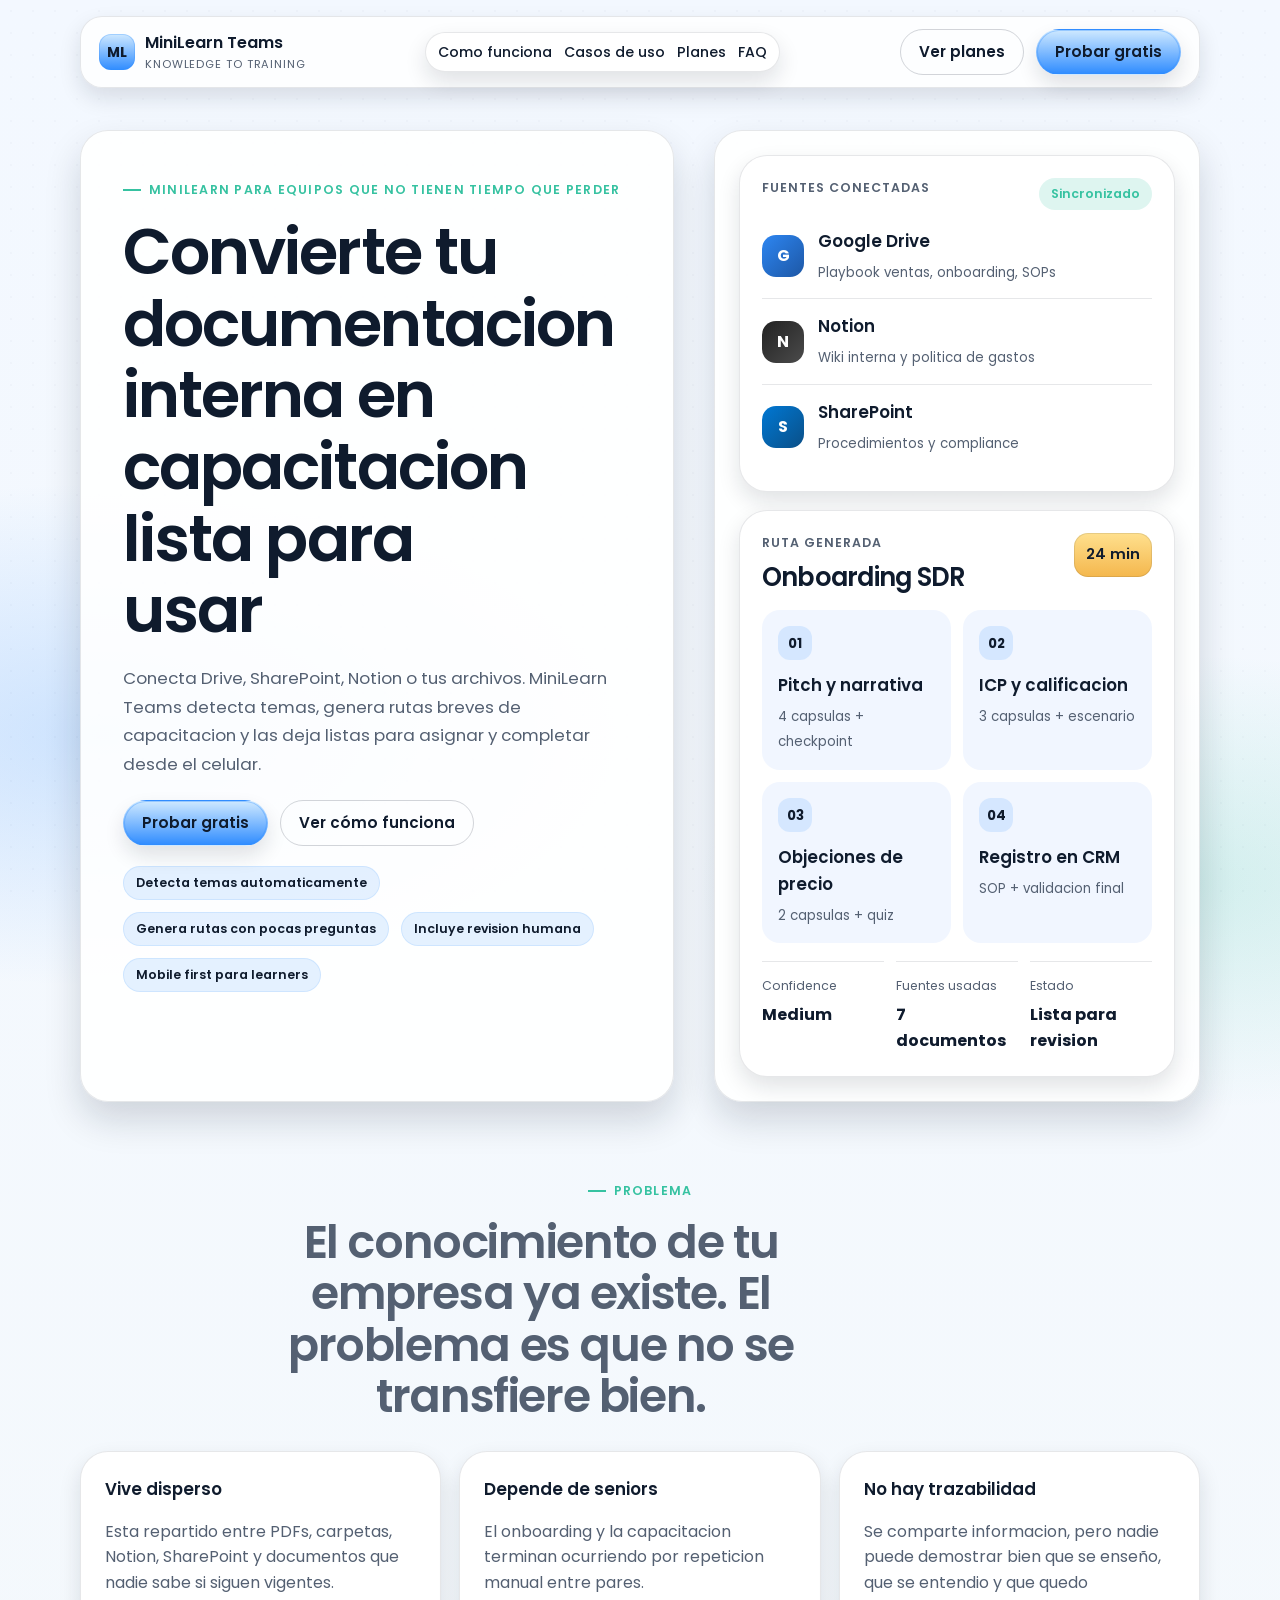
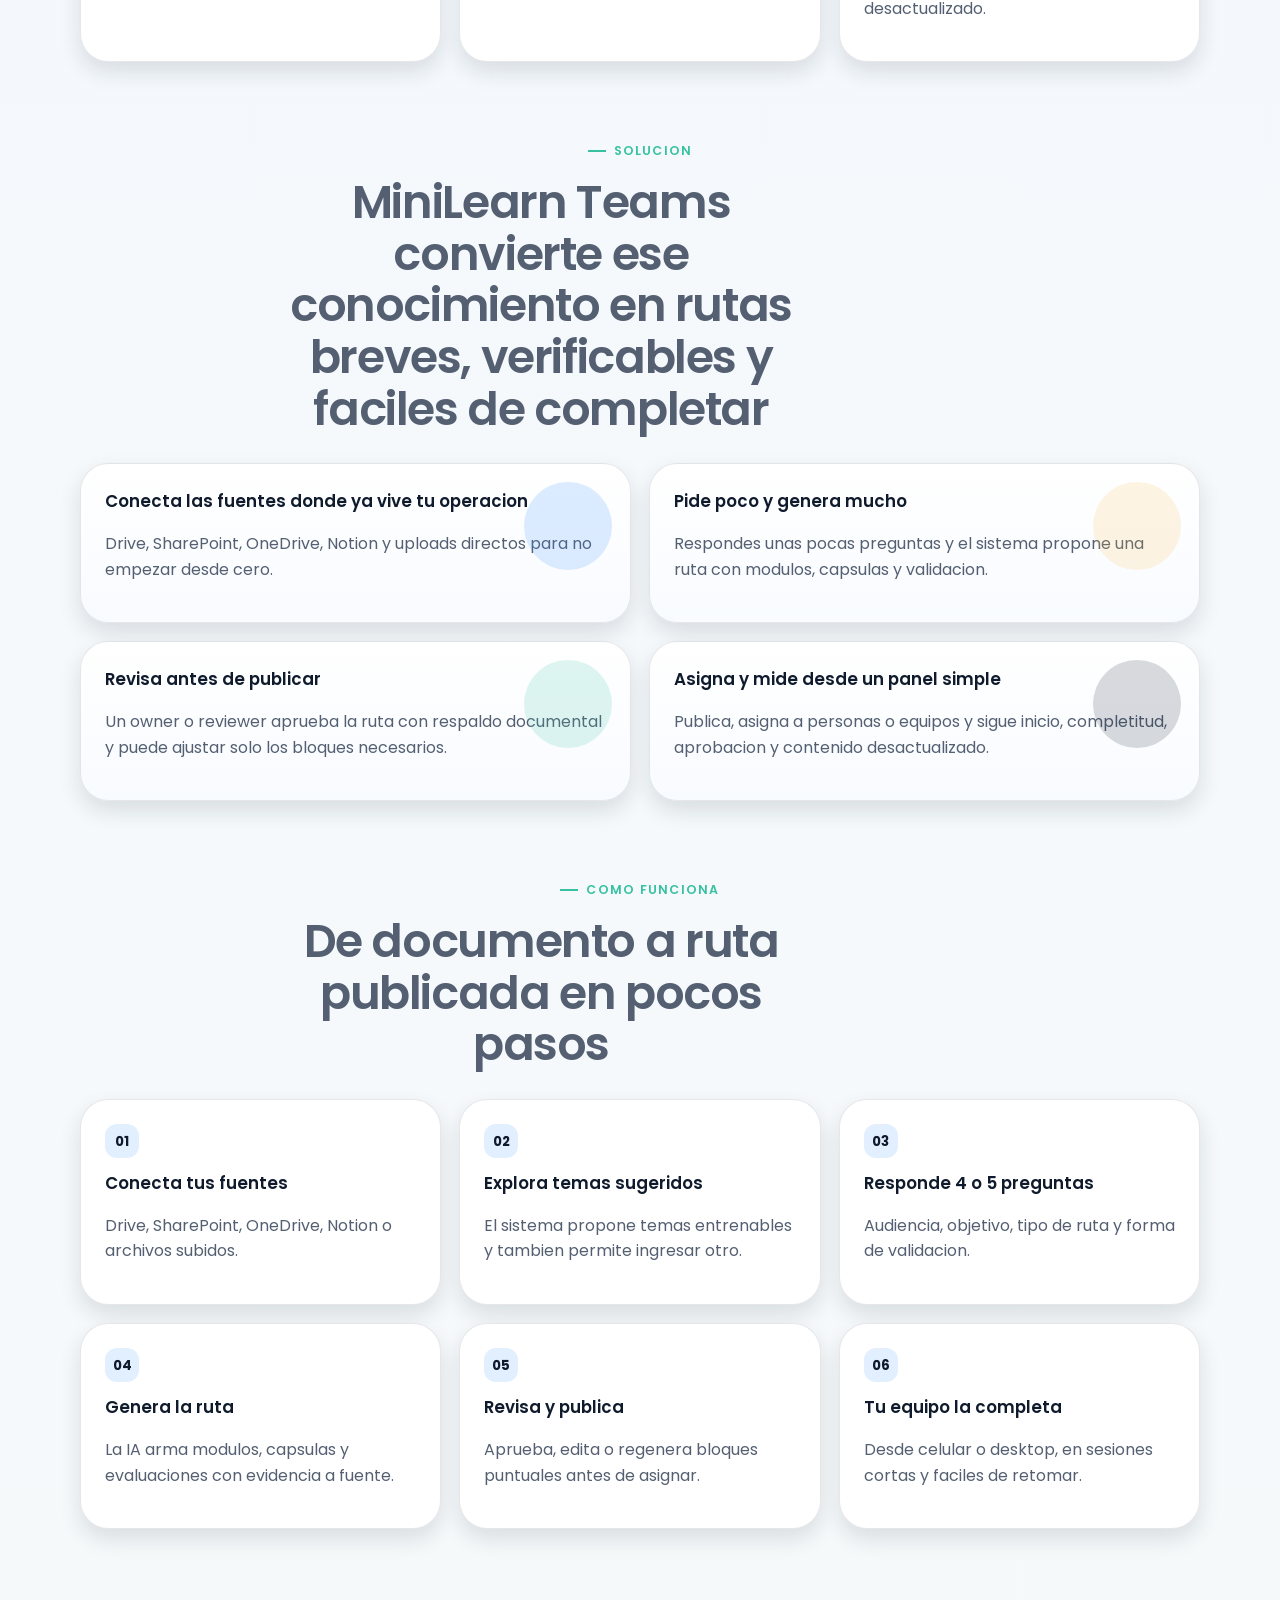
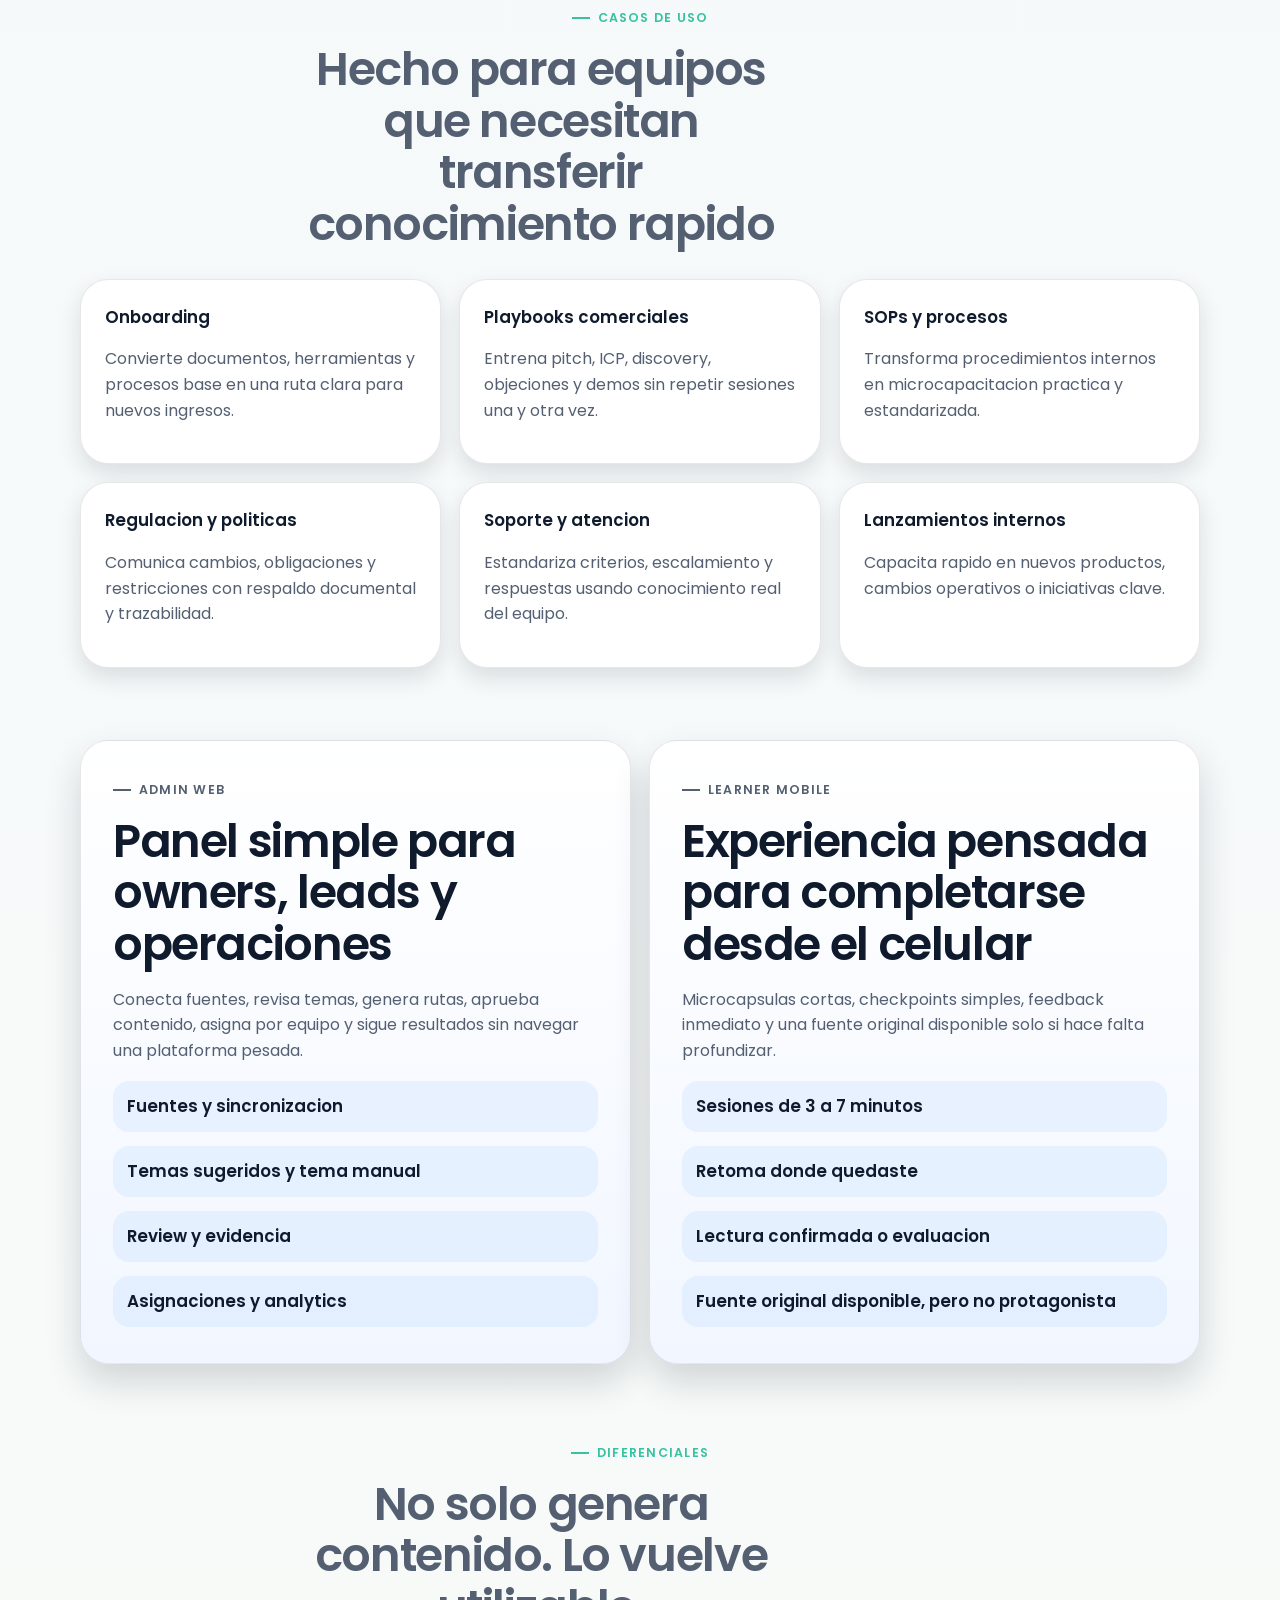
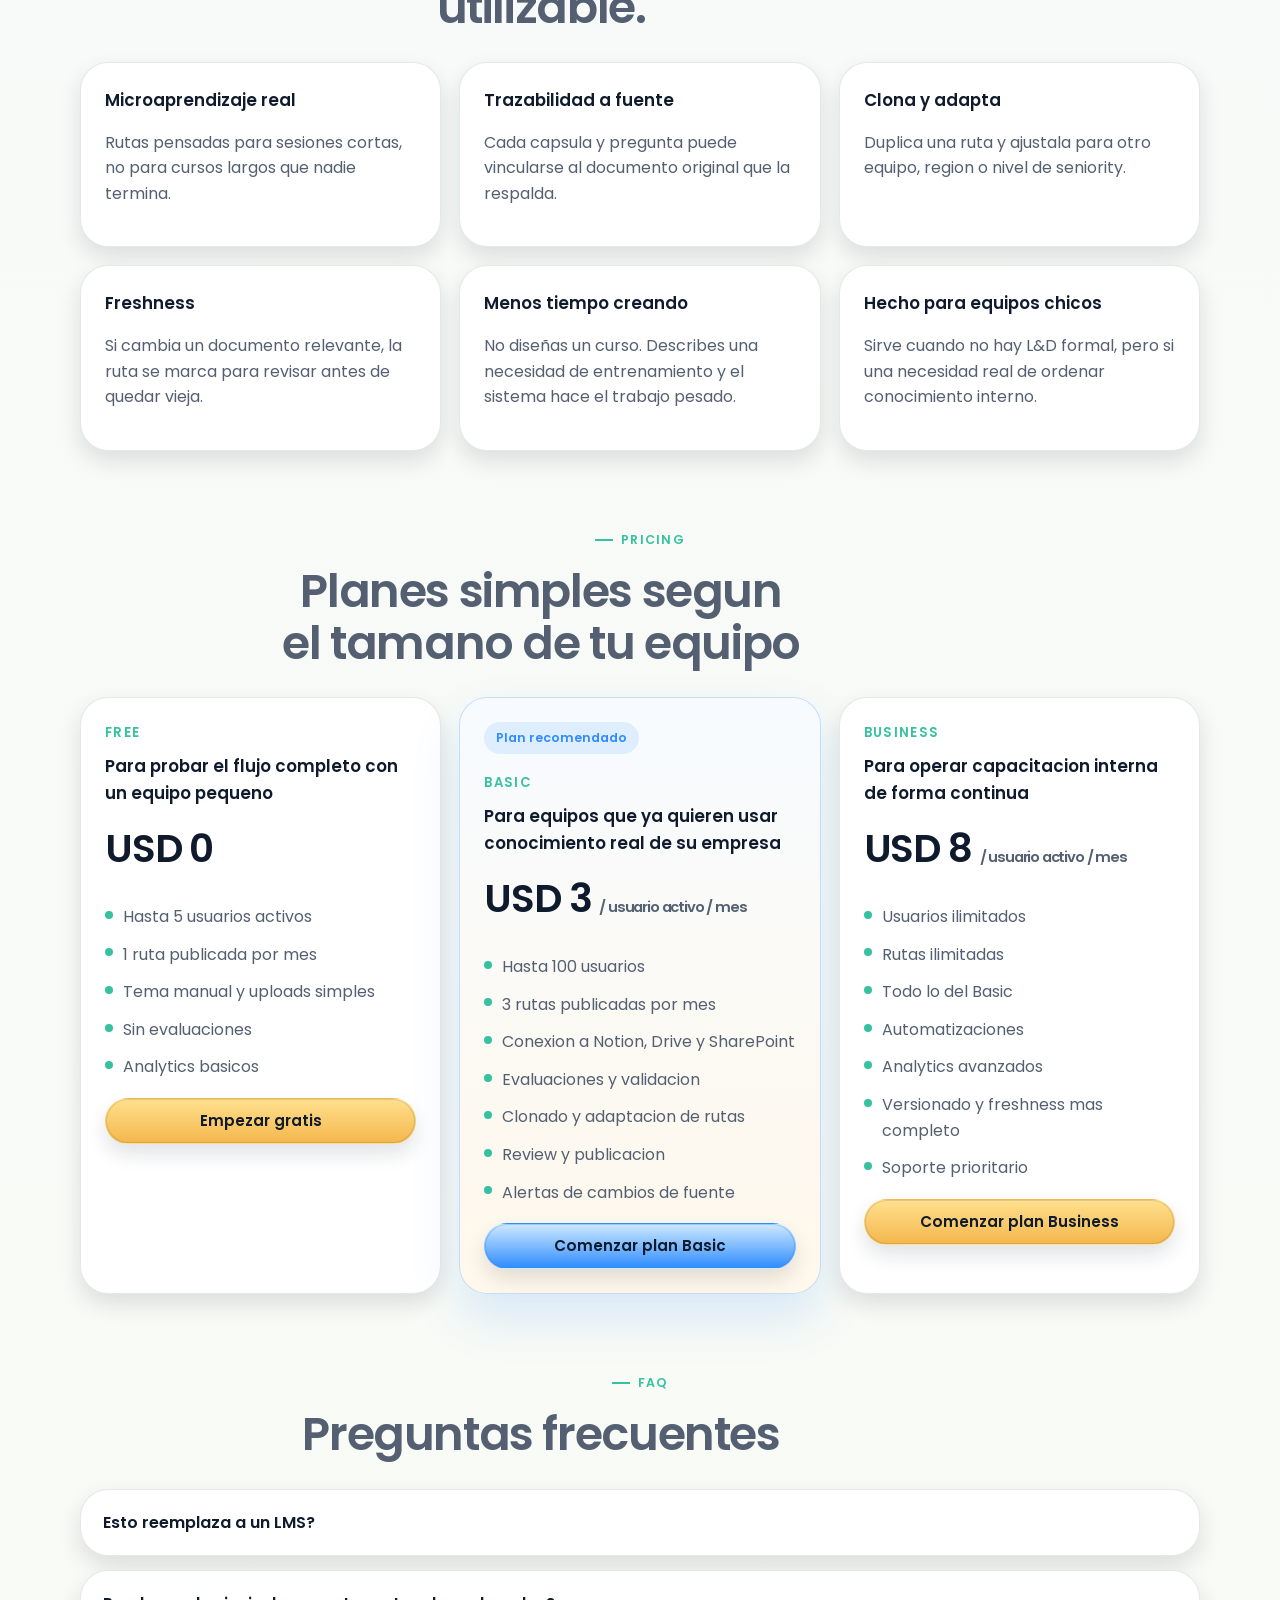
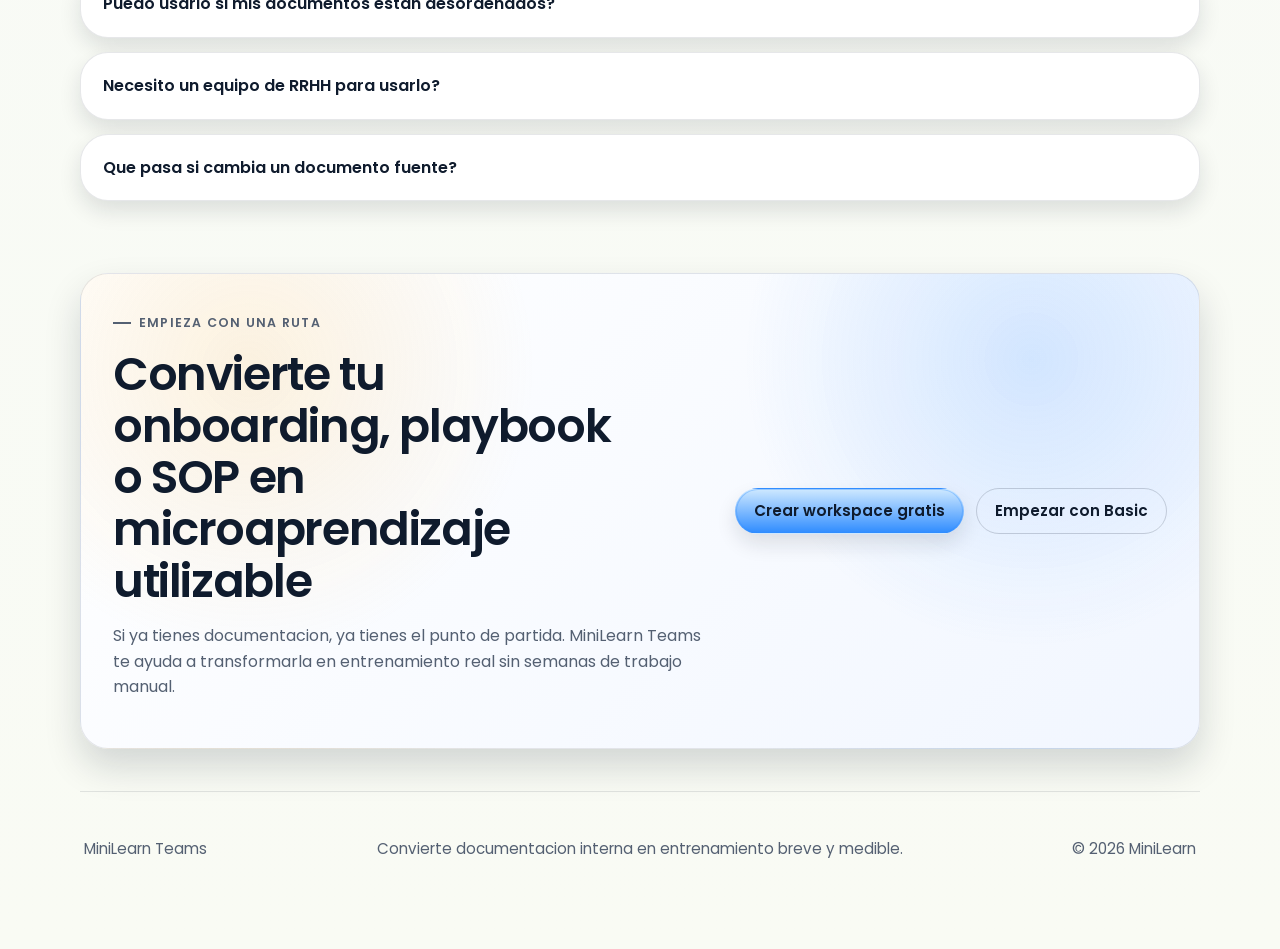
<file: index.html>
<!doctype html>
<html lang="es">
  <head>
    <meta charset="UTF-8" />
    <meta name="viewport" content="width=device-width, initial-scale=1.0" />
    <title>MiniLearn Teams</title>
    <meta
      name="description"
      content="Convierte tu documentacion interna en rutas breves de capacitacion listas para asignar y completar desde el celular."
    />
    <meta property="og:title" content="MiniLearn Teams" />
    <meta
      property="og:description"
      content="Convierte tu documentacion interna en rutas breves de capacitacion listas para asignar y completar desde el celular."
    />
    <meta property="og:type" content="website" />
    <meta property="og:url" content="https://teams.minilearn.app" />
    <link rel="preconnect" href="https://fonts.googleapis.com" />
    <link rel="preconnect" href="https://fonts.gstatic.com" crossorigin />
    <link
      href="https://fonts.googleapis.com/css2?family=Poppins:wght@300;400;500;600;700&amp;display=swap"
      rel="stylesheet"
    />
    <link rel="stylesheet" href="./styles.css" />
    <!-- Google Identity Services (para OAuth) -->
    <script src="https://accounts.google.com/gsi/client" async defer></script>
  </head>
  <body>
    <div class="site-shell">
      <header class="topbar">
        <a class="brand" href="#hero">
          <span class="brand-mark">ML</span>
          <span class="brand-copy">
            <strong>MiniLearn Teams</strong>
            <small>knowledge to training</small>
          </span>
        </a>
        <nav class="topnav">
          <a href="#how-it-works">Como funciona</a>
          <a href="#use-cases">Casos de uso</a>
          <a href="#pricing">Planes</a>
          <a href="#faq">FAQ</a>
        </nav>
        <div class="topbar-actions">
          <a class="button button-ghost" href="#pricing">Ver planes</a>
          <a class="button button-primary" href="#" data-register="free">Probar gratis</a>
        </div>
      </header>

      <main>
        <section class="hero section" id="hero">
          <div class="hero-copy reveal">
            <p class="eyebrow">MiniLearn para equipos que no tienen tiempo que perder</p>
            <h1>Convierte tu documentacion interna en capacitacion lista para usar</h1>
            <p class="hero-lead">
              Conecta Drive, SharePoint, Notion o tus archivos. MiniLearn Teams
              detecta temas, genera rutas breves de capacitacion y las deja
              listas para asignar y completar desde el celular.
            </p>
            <div class="hero-actions">
              <a class="button button-primary" href="#" data-register="free">Probar gratis</a>
              <a class="button button-ghost" href="#how-it-works">Ver cómo funciona</a>
            </div>
            <ul class="hero-pills">
              <li>Detecta temas automaticamente</li>
              <li>Genera rutas con pocas preguntas</li>
              <li>Incluye revision humana</li>
              <li>Mobile first para learners</li>
            </ul>
          </div>

          <div class="hero-panel reveal reveal-delay-1">
            <div class="panel-card sources-card">
              <div class="panel-title-row">
                <p class="panel-label">Fuentes conectadas</p>
                <span class="panel-chip">Sincronizado</span>
              </div>
              <ul class="source-list">
                <li>
                  <span class="source-icon drive">G</span>
                  <div>
                    <strong>Google Drive</strong>
                    <small>Playbook ventas, onboarding, SOPs</small>
                  </div>
                </li>
                <li>
                  <span class="source-icon notion">N</span>
                  <div>
                    <strong>Notion</strong>
                    <small>Wiki interna y politica de gastos</small>
                  </div>
                </li>
                <li>
                  <span class="source-icon sharepoint">S</span>
                  <div>
                    <strong>SharePoint</strong>
                    <small>Procedimientos y compliance</small>
                  </div>
                </li>
              </ul>
            </div>

            <div class="panel-card route-card">
              <div class="panel-title-row">
                <div>
                  <p class="panel-label">Ruta generada</p>
                  <h2>Onboarding SDR</h2>
                </div>
                <span class="route-duration">24 min</span>
              </div>
              <div class="route-grid">
                <article>
                  <span>01</span>
                  <strong>Pitch y narrativa</strong>
                  <small>4 capsulas + checkpoint</small>
                </article>
                <article>
                  <span>02</span>
                  <strong>ICP y calificacion</strong>
                  <small>3 capsulas + escenario</small>
                </article>
                <article>
                  <span>03</span>
                  <strong>Objeciones de precio</strong>
                  <small>2 capsulas + quiz</small>
                </article>
                <article>
                  <span>04</span>
                  <strong>Registro en CRM</strong>
                  <small>SOP + validacion final</small>
                </article>
              </div>
              <div class="route-footer">
                <div>
                  <p>Confidence</p>
                  <strong>Medium</strong>
                </div>
                <div>
                  <p>Fuentes usadas</p>
                  <strong>7 documentos</strong>
                </div>
                <div>
                  <p>Estado</p>
                  <strong>Lista para revision</strong>
                </div>
              </div>
            </div>
          </div>
        </section>

        <section class="section split-section reveal">
          <div class="section-heading">
            <p class="eyebrow">Problema</p>
            <h2>El conocimiento de tu empresa ya existe. El problema es que no se transfiere bien.</h2>
          </div>
          <div class="problem-grid">
            <article class="info-card">
              <h3>Vive disperso</h3>
              <p>
                Esta repartido entre PDFs, carpetas, Notion, SharePoint y
                documentos que nadie sabe si siguen vigentes.
              </p>
            </article>
            <article class="info-card">
              <h3>Depende de seniors</h3>
              <p>
                El onboarding y la capacitacion terminan ocurriendo por
                repeticion manual entre pares.
              </p>
            </article>
            <article class="info-card">
              <h3>No hay trazabilidad</h3>
              <p>
                Se comparte informacion, pero nadie puede demostrar bien que se
                enseño, que se entendio y que quedo desactualizado.
              </p>
            </article>
          </div>
        </section>

        <section class="section solution-section reveal">
          <div class="section-heading">
            <p class="eyebrow">Solucion</p>
            <h2>MiniLearn Teams convierte ese conocimiento en rutas breves, verificables y faciles de completar</h2>
          </div>
          <div class="feature-grid">
            <article class="feature-card accent-coral">
              <h3>Conecta las fuentes donde ya vive tu operacion</h3>
              <p>
                Drive, SharePoint, OneDrive, Notion y uploads directos para no
                empezar desde cero.
              </p>
            </article>
            <article class="feature-card accent-gold">
              <h3>Pide poco y genera mucho</h3>
              <p>
                Respondes unas pocas preguntas y el sistema propone una ruta con
                modulos, capsulas y validacion.
              </p>
            </article>
            <article class="feature-card accent-mint">
              <h3>Revisa antes de publicar</h3>
              <p>
                Un owner o reviewer aprueba la ruta con respaldo documental y
                puede ajustar solo los bloques necesarios.
              </p>
            </article>
            <article class="feature-card accent-ink">
              <h3>Asigna y mide desde un panel simple</h3>
              <p>
                Publica, asigna a personas o equipos y sigue inicio,
                completitud, aprobacion y contenido desactualizado.
              </p>
            </article>
          </div>
        </section>

        <section class="section timeline-section" id="how-it-works">
          <div class="section-heading reveal">
            <p class="eyebrow">Como funciona</p>
            <h2>De documento a ruta publicada en pocos pasos</h2>
          </div>
          <div class="timeline">
            <article class="timeline-step reveal">
              <span>01</span>
              <h3>Conecta tus fuentes</h3>
              <p>Drive, SharePoint, OneDrive, Notion o archivos subidos.</p>
            </article>
            <article class="timeline-step reveal reveal-delay-1">
              <span>02</span>
              <h3>Explora temas sugeridos</h3>
              <p>El sistema propone temas entrenables y tambien permite ingresar otro.</p>
            </article>
            <article class="timeline-step reveal reveal-delay-2">
              <span>03</span>
              <h3>Responde 4 o 5 preguntas</h3>
              <p>Audiencia, objetivo, tipo de ruta y forma de validacion.</p>
            </article>
            <article class="timeline-step reveal">
              <span>04</span>
              <h3>Genera la ruta</h3>
              <p>La IA arma modulos, capsulas y evaluaciones con evidencia a fuente.</p>
            </article>
            <article class="timeline-step reveal reveal-delay-1">
              <span>05</span>
              <h3>Revisa y publica</h3>
              <p>Aprueba, edita o regenera bloques puntuales antes de asignar.</p>
            </article>
            <article class="timeline-step reveal reveal-delay-2">
              <span>06</span>
              <h3>Tu equipo la completa</h3>
              <p>Desde celular o desktop, en sesiones cortas y faciles de retomar.</p>
            </article>
          </div>
        </section>

        <section class="section use-cases-section" id="use-cases">
          <div class="section-heading reveal">
            <p class="eyebrow">Casos de uso</p>
            <h2>Hecho para equipos que necesitan transferir conocimiento rapido</h2>
          </div>
          <div class="use-case-grid">
            <article class="use-card reveal">
              <h3>Onboarding</h3>
              <p>Convierte documentos, herramientas y procesos base en una ruta clara para nuevos ingresos.</p>
            </article>
            <article class="use-card reveal reveal-delay-1">
              <h3>Playbooks comerciales</h3>
              <p>Entrena pitch, ICP, discovery, objeciones y demos sin repetir sesiones una y otra vez.</p>
            </article>
            <article class="use-card reveal reveal-delay-2">
              <h3>SOPs y procesos</h3>
              <p>Transforma procedimientos internos en microcapacitacion practica y estandarizada.</p>
            </article>
            <article class="use-card reveal">
              <h3>Regulacion y politicas</h3>
              <p>Comunica cambios, obligaciones y restricciones con respaldo documental y trazabilidad.</p>
            </article>
            <article class="use-card reveal reveal-delay-1">
              <h3>Soporte y atencion</h3>
              <p>Estandariza criterios, escalamiento y respuestas usando conocimiento real del equipo.</p>
            </article>
            <article class="use-card reveal reveal-delay-2">
              <h3>Lanzamientos internos</h3>
              <p>Capacita rapido en nuevos productos, cambios operativos o iniciativas clave.</p>
            </article>
          </div>
        </section>

        <section class="section surfaces-section">
          <div class="surface-card reveal">
            <div>
              <p class="eyebrow">Admin web</p>
              <h2>Panel simple para owners, leads y operaciones</h2>
              <p>
                Conecta fuentes, revisa temas, genera rutas, aprueba contenido,
                asigna por equipo y sigue resultados sin navegar una plataforma
                pesada.
              </p>
            </div>
            <ul class="surface-list">
              <li>Fuentes y sincronizacion</li>
              <li>Temas sugeridos y tema manual</li>
              <li>Review y evidencia</li>
              <li>Asignaciones y analytics</li>
            </ul>
          </div>

          <div class="surface-card reveal reveal-delay-1">
            <div>
              <p class="eyebrow">Learner mobile</p>
              <h2>Experiencia pensada para completarse desde el celular</h2>
              <p>
                Microcapsulas cortas, checkpoints simples, feedback inmediato y
                una fuente original disponible solo si hace falta profundizar.
              </p>
            </div>
            <ul class="surface-list">
              <li>Sesiones de 3 a 7 minutos</li>
              <li>Retoma donde quedaste</li>
              <li>Lectura confirmada o evaluacion</li>
              <li>Fuente original disponible, pero no protagonista</li>
            </ul>
          </div>
        </section>

        <section class="section differentiators-section">
          <div class="section-heading reveal">
            <p class="eyebrow">Diferenciales</p>
            <h2>No solo genera contenido. Lo vuelve utilizable.</h2>
          </div>
          <div class="differentiator-grid">
            <article class="differentiator-card reveal">
              <h3>Microaprendizaje real</h3>
              <p>Rutas pensadas para sesiones cortas, no para cursos largos que nadie termina.</p>
            </article>
            <article class="differentiator-card reveal reveal-delay-1">
              <h3>Trazabilidad a fuente</h3>
              <p>Cada capsula y pregunta puede vincularse al documento original que la respalda.</p>
            </article>
            <article class="differentiator-card reveal reveal-delay-2">
              <h3>Clona y adapta</h3>
              <p>Duplica una ruta y ajustala para otro equipo, region o nivel de seniority.</p>
            </article>
            <article class="differentiator-card reveal">
              <h3>Freshness</h3>
              <p>Si cambia un documento relevante, la ruta se marca para revisar antes de quedar vieja.</p>
            </article>
            <article class="differentiator-card reveal reveal-delay-1">
              <h3>Menos tiempo creando</h3>
              <p>No diseñas un curso. Describes una necesidad de entrenamiento y el sistema hace el trabajo pesado.</p>
            </article>
            <article class="differentiator-card reveal reveal-delay-2">
              <h3>Hecho para equipos chicos</h3>
              <p>Sirve cuando no hay L&amp;D formal, pero si una necesidad real de ordenar conocimiento interno.</p>
            </article>
          </div>
        </section>

        <section class="section pricing-section" id="pricing">
          <div class="section-heading reveal">
            <p class="eyebrow">Pricing</p>
            <h2>Planes simples segun el tamano de tu equipo</h2>
          </div>
          <div class="pricing-grid">
            <article class="pricing-card reveal">
              <div class="pricing-header">
                <p class="plan-name">Free</p>
                <h3>Para probar el flujo completo con un equipo pequeno</h3>
              </div>
              <p class="plan-price">USD 0</p>
              <ul>
                <li>Hasta 5 usuarios activos</li>
                <li>1 ruta publicada por mes</li>
                <li>Tema manual y uploads simples</li>
                <li>Sin evaluaciones</li>
                <li>Analytics basicos</li>
              </ul>
              <a class="button button-outline" href="#" data-register="free">Empezar gratis</a>
            </article>

            <article class="pricing-card pricing-card-featured reveal reveal-delay-1">
              <div class="pricing-ribbon">Plan recomendado</div>
              <div class="pricing-header">
                <p class="plan-name">Basic</p>
                <h3>Para equipos que ya quieren usar conocimiento real de su empresa</h3>
              </div>
              <p class="plan-price">USD 3 <span>/ usuario activo / mes</span></p>
              <ul>
                <li>Hasta 100 usuarios</li>
                <li>3 rutas publicadas por mes</li>
                <li>Conexion a Notion, Drive y SharePoint</li>
                <li>Evaluaciones y validacion</li>
                <li>Clonado y adaptacion de rutas</li>
                <li>Review y publicacion</li>
                <li>Alertas de cambios de fuente</li>
              </ul>
              <a class="button button-primary" href="#" data-register="basic">Comenzar plan Basic</a>
            </article>

            <article class="pricing-card reveal reveal-delay-2">
              <div class="pricing-header">
                <p class="plan-name">Business</p>
                <h3>Para operar capacitacion interna de forma continua</h3>
              </div>
              <p class="plan-price">USD 8 <span>/ usuario activo / mes</span></p>
              <ul>
                <li>Usuarios ilimitados</li>
                <li>Rutas ilimitadas</li>
                <li>Todo lo del Basic</li>
                <li>Automatizaciones</li>
                <li>Analytics avanzados</li>
                <li>Versionado y freshness mas completo</li>
                <li>Soporte prioritario</li>
              </ul>
              <a class="button button-outline" href="#" data-register="business">Comenzar plan Business</a>
            </article>
          </div>
        </section>

        <section class="section faq-section" id="faq">
          <div class="section-heading reveal">
            <p class="eyebrow">FAQ</p>
            <h2>Preguntas frecuentes</h2>
          </div>
          <div class="faq-list reveal">
            <details>
              <summary>Esto reemplaza a un LMS?</summary>
              <p>
                No intenta ser un LMS generalista. MiniLearn Teams se enfoca en
                convertir conocimiento interno en rutas breves, verificables y
                faciles de asignar.
              </p>
            </details>
            <details>
              <summary>Puedo usarlo si mis documentos estan desordenados?</summary>
              <p>
                Si. El producto esta pensado precisamente para equipos donde el
                conocimiento existe, pero esta disperso y mal transferido.
              </p>
            </details>
            <details>
              <summary>Necesito un equipo de RRHH para usarlo?</summary>
              <p>
                No. Esta pensado para founders, operaciones, ventas, soporte o
                cualquier persona responsable de transferir conocimiento.
              </p>
            </details>
            <details>
              <summary>Que pasa si cambia un documento fuente?</summary>
              <p>
                El sistema puede marcar la ruta como impactada para que revises
                el contenido y publiques una nueva version si hace falta.
              </p>
            </details>
          </div>
        </section>

        <section class="section cta-section reveal" id="contact">
          <div class="cta-card">
            <div>
              <p class="eyebrow">Empieza con una ruta</p>
              <h2>Convierte tu onboarding, playbook o SOP en microaprendizaje utilizable</h2>
              <p>
                Si ya tienes documentacion, ya tienes el punto de partida.
                MiniLearn Teams te ayuda a transformarla en entrenamiento real
                sin semanas de trabajo manual.
              </p>
            </div>
            <div class="cta-actions">
              <a class="button button-primary" href="#" data-register="free">Crear workspace gratis</a>
              <a class="button button-ghost" href="#" data-register="basic">Empezar con Basic</a>
            </div>
          </div>
        </section>
      </main>

      <footer class="site-footer">
        <p>MiniLearn Teams</p>
        <p>Convierte documentacion interna en entrenamiento breve y medible.</p>
        <p>&copy; <span id="year"></span> MiniLearn</p>
      </footer>
    </div>

    <!-- ============================================================
         MODAL DE REGISTRO
         ============================================================ -->
    <dialog id="ml-modal" class="ml-modal" aria-label="Crear workspace en MiniLearn Teams">
      <div class="ml-modal__box">

        <!-- Header -->
        <div class="ml-modal__header">
          <div>
            <div class="ml-modal__plan-row">
              <span class="eyebrow" style="margin:0;">MiniLearn Teams</span>
              <span class="ml-modal__plan">Free</span>
            </div>
            <h3 class="ml-modal__title">Crea tu workspace</h3>
            <p class="ml-modal__note">Sin tarjeta de crédito.</p>
          </div>
          <button class="ml-modal__close" type="button" onclick="closeRegister()" aria-label="Cerrar">✕</button>
        </div>

        <!-- Google Sign-In -->
        <div class="ml-google-section">
          <div id="ml-google-btn" class="ml-google-container"></div>
        </div>

        <!-- Google badge (visible tras seleccionar Google) -->
        <div class="ml-google-badge" hidden>
          <span>✓ Autenticando con Google</span>
          <button type="button" onclick="resetGoogleSelection()">Cambiar</button>
        </div>

        <!-- Divider -->
        <div class="ml-divider"><span>o con email</span></div>

        <!-- Error -->
        <div id="ml-error" class="ml-error" hidden></div>

        <!-- Formulario -->
        <form id="ml-form" novalidate autocomplete="on">
          <div class="ml-field">
            <label for="ml-name">Nombre completo</label>
            <input id="ml-name" name="name" type="text"
              placeholder="Ana García"
              autocomplete="name" required />
          </div>
          <div class="ml-field">
            <label for="ml-email">Email de trabajo</label>
            <input id="ml-email" name="email" type="email"
              placeholder="ana@empresa.com"
              autocomplete="email" required />
          </div>
          <div class="ml-field ml-field--password">
            <label for="ml-password">
              Contraseña
              <span class="ml-field__hint">mínimo 8 caracteres</span>
            </label>
            <input id="ml-password" name="password" type="password"
              placeholder="••••••••"
              autocomplete="new-password" required minlength="8" />
          </div>
          <div class="ml-field">
            <label for="ml-workspace">Nombre de tu empresa</label>
            <input id="ml-workspace" name="workspace_name" type="text"
              placeholder="Empresa S.A."
              autocomplete="organization" required />
          </div>
          <button id="ml-submit" type="submit" class="button button-primary" style="width:100%;margin-top:8px;">
            Crear workspace gratis
          </button>
        </form>

        <!-- Footer legal -->
        <p class="ml-modal__footer">
          Al crear tu cuenta aceptás los
          <a href="/terms" target="_blank" rel="noopener">Términos de uso</a> y la
          <a href="/privacy" target="_blank" rel="noopener">Política de privacidad</a>.
        </p>

      </div>
    </dialog>

    <script src="./main.js"></script>
  </body>
</html>
</file>
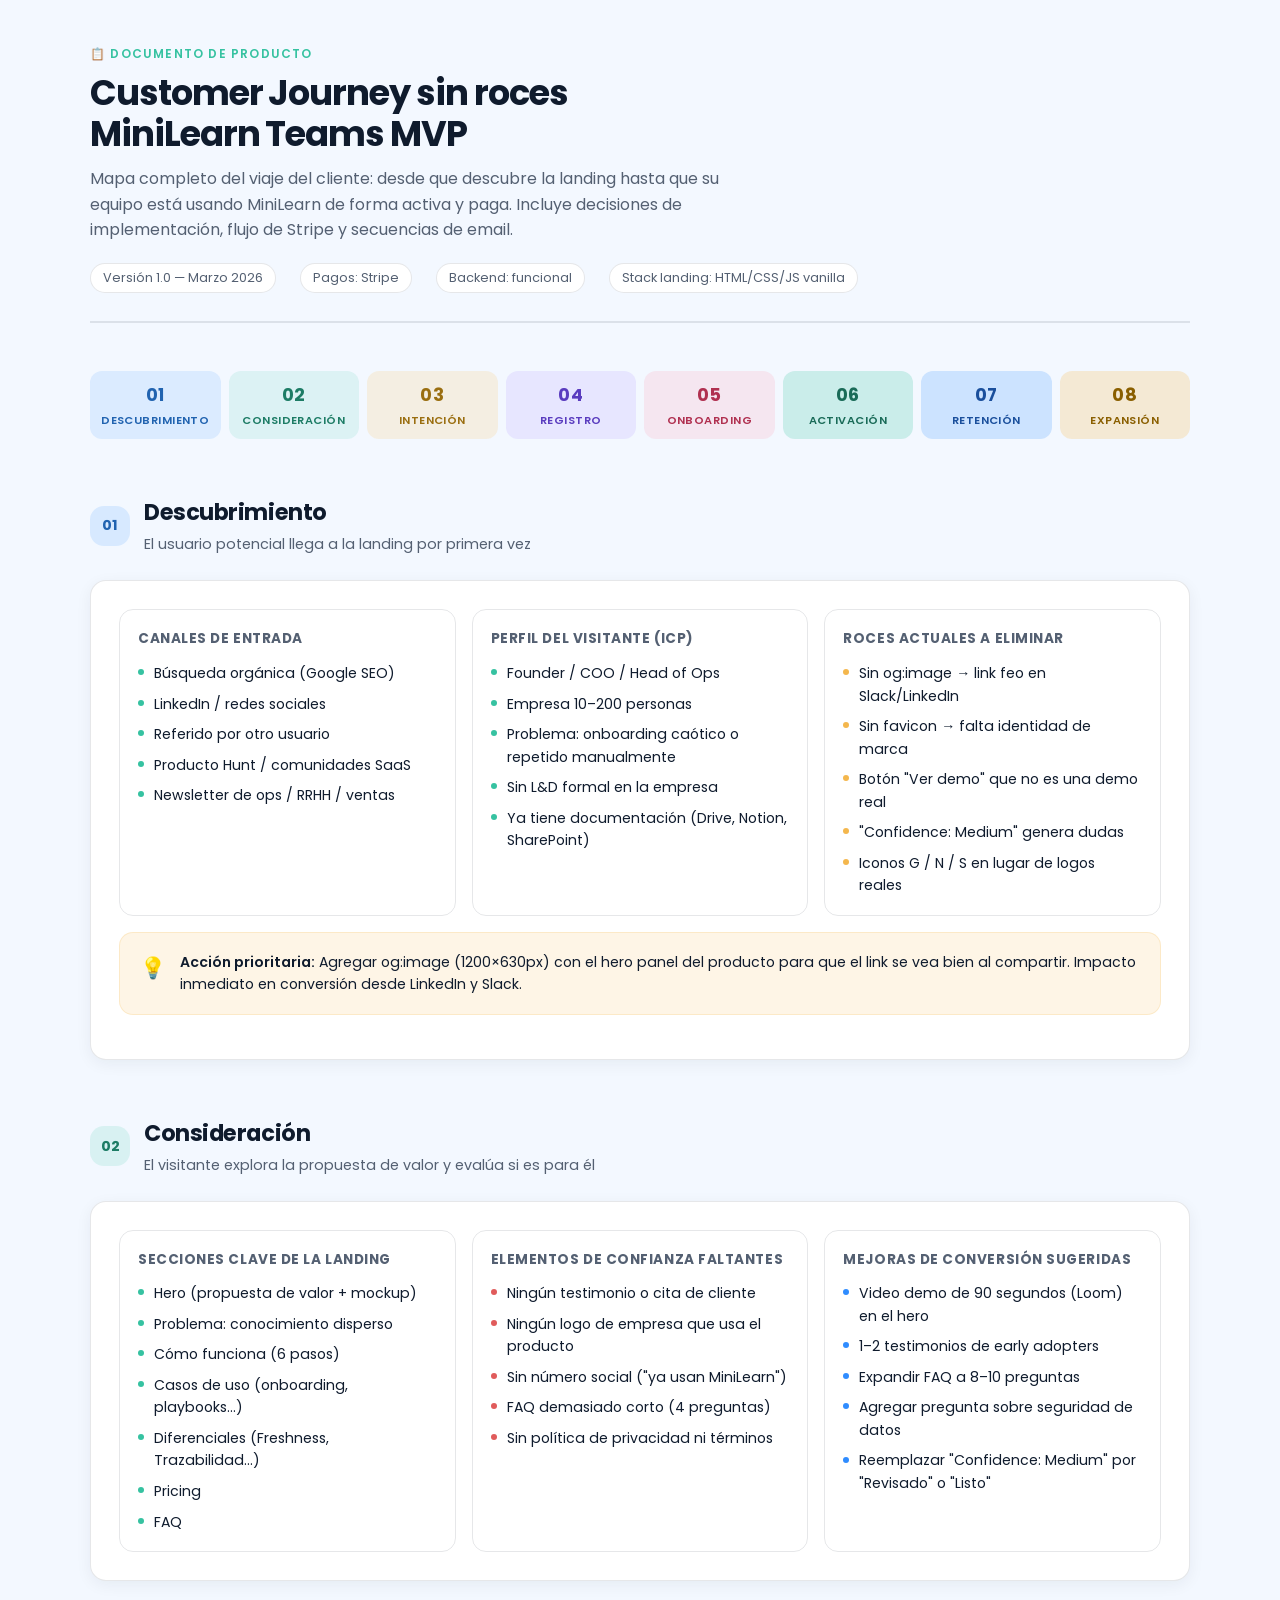
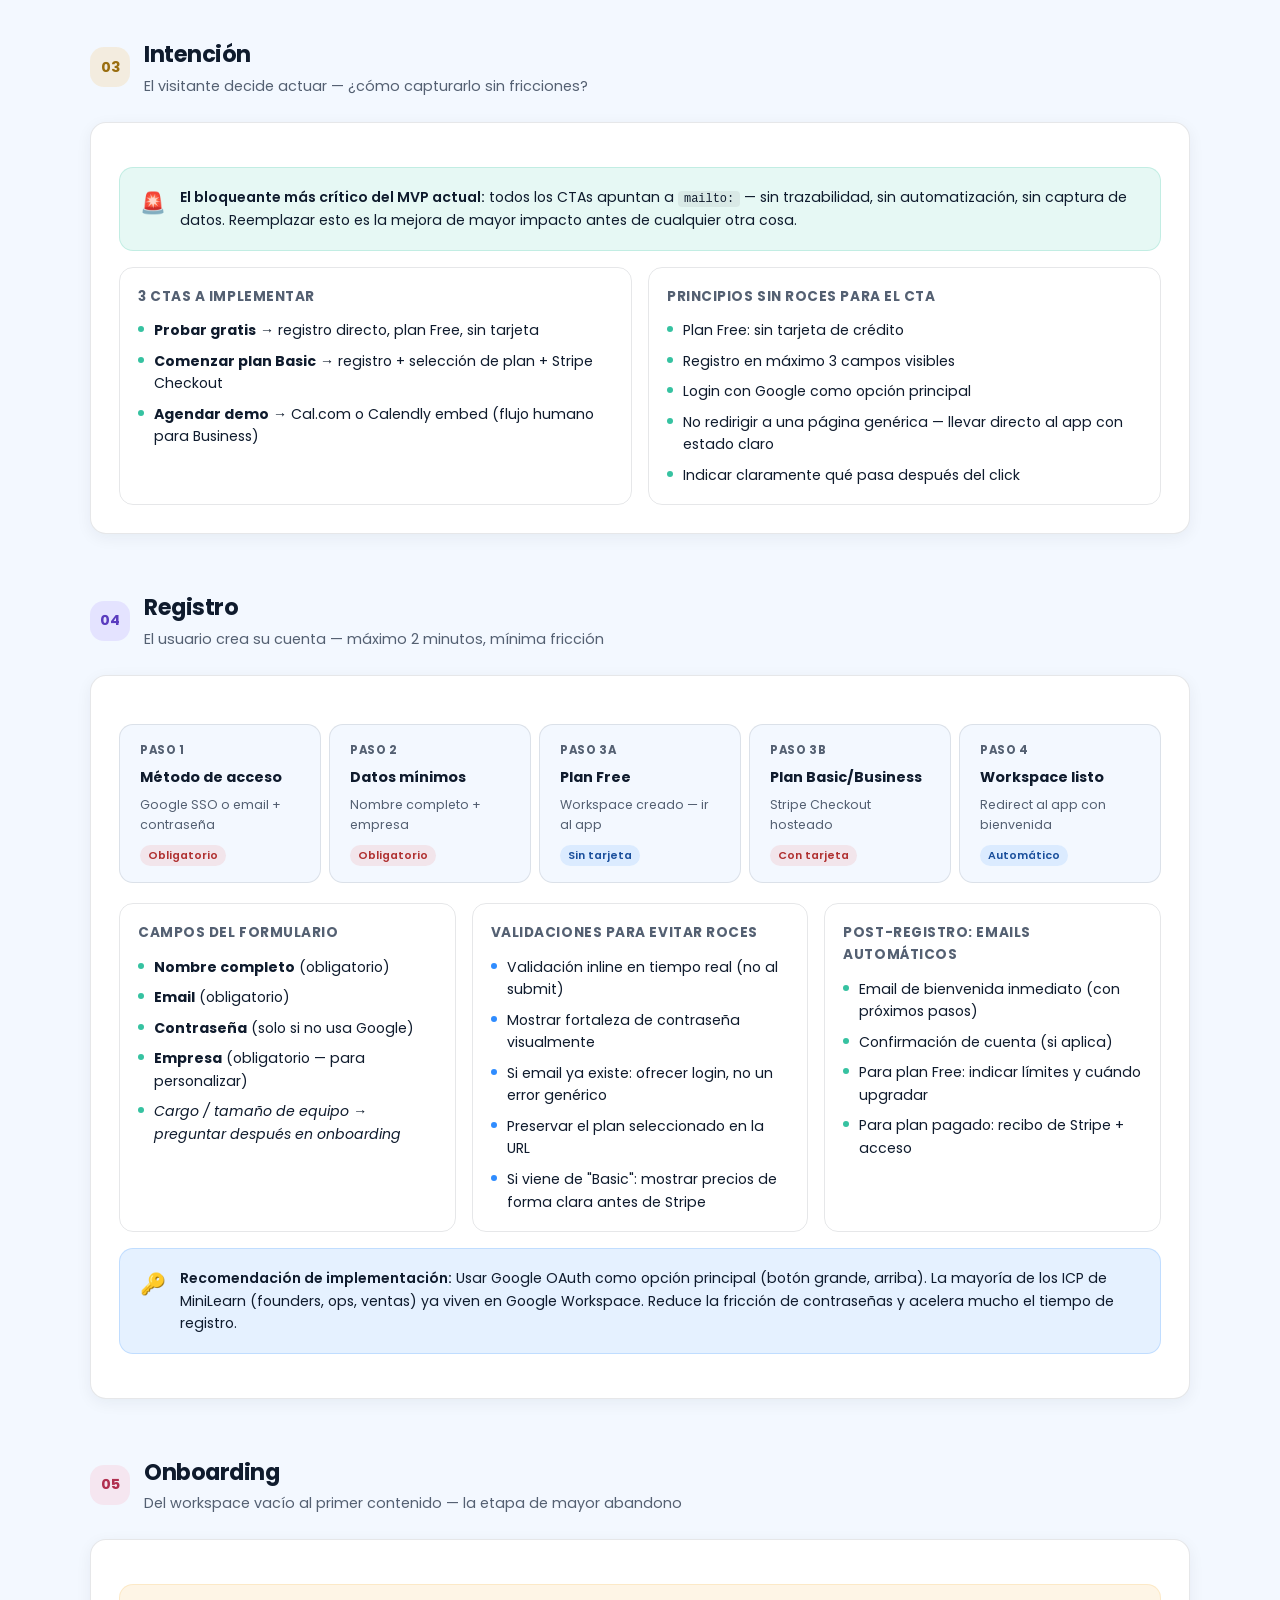
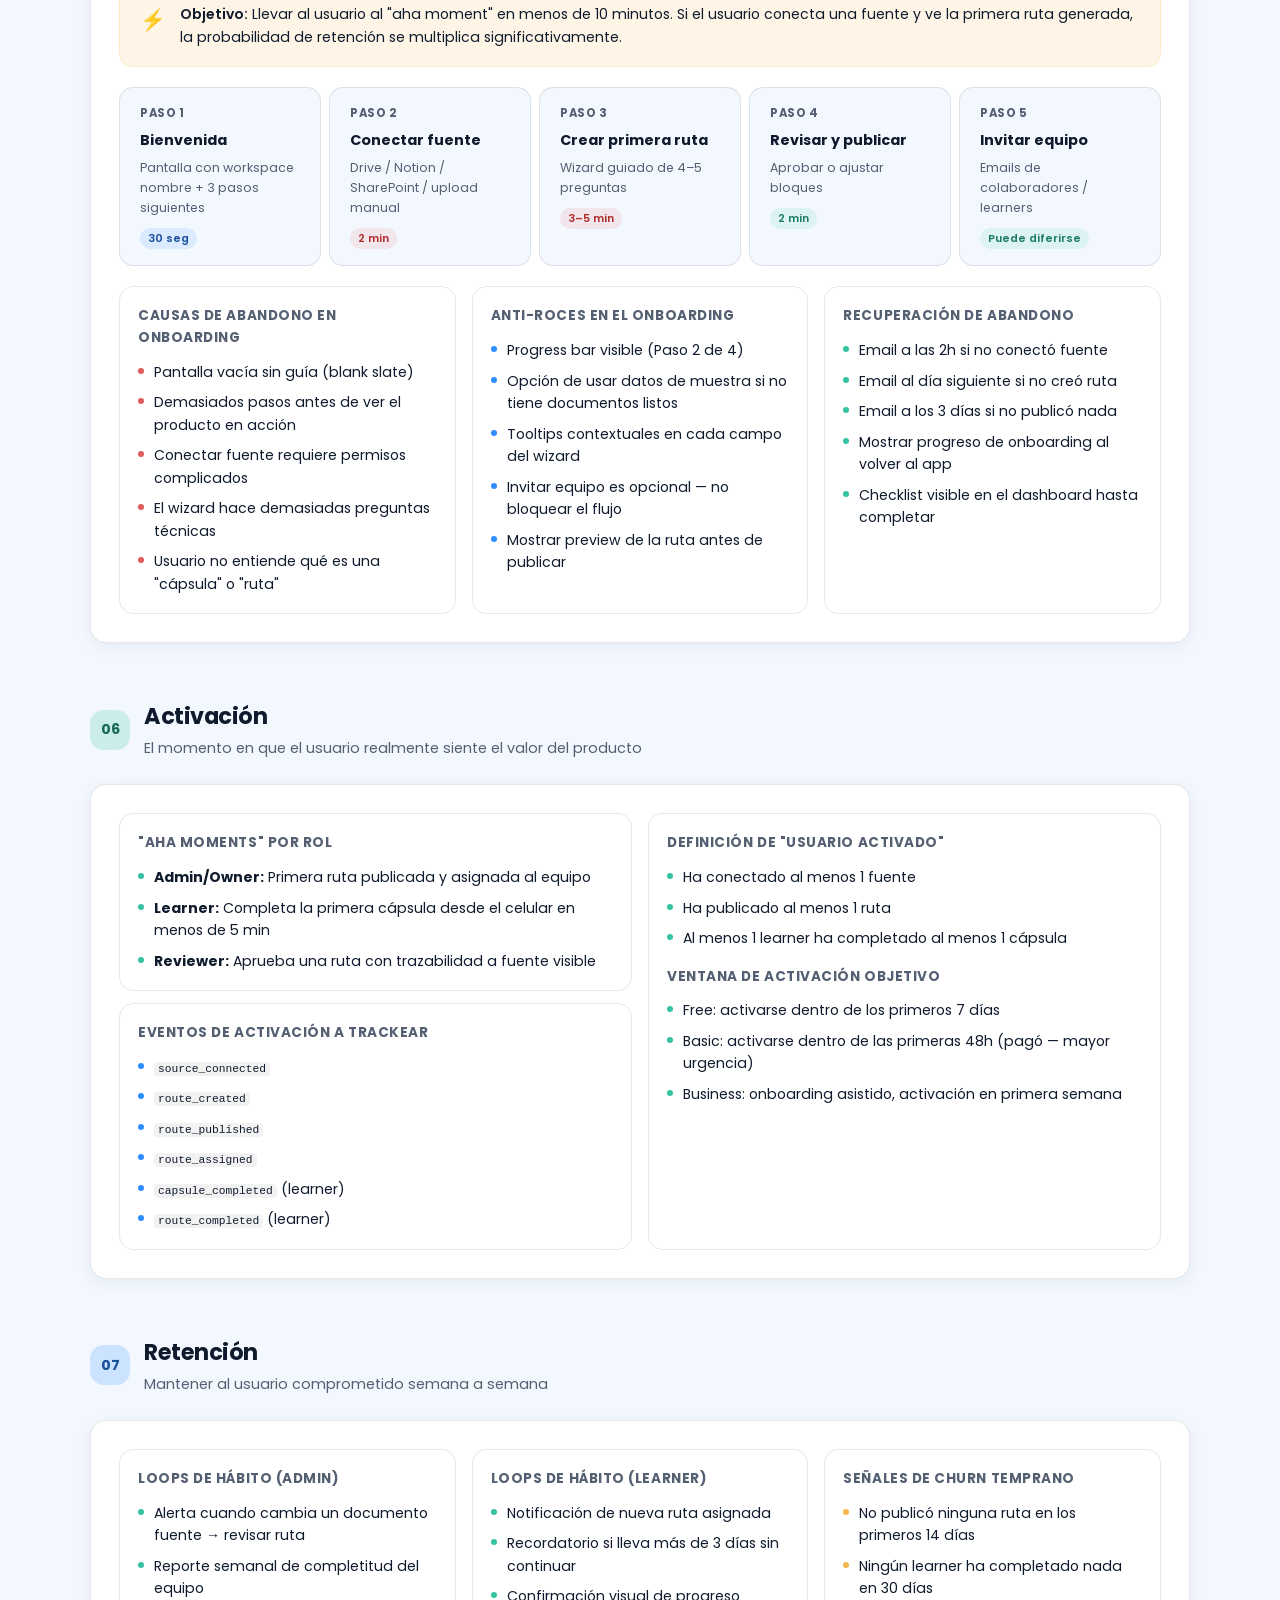
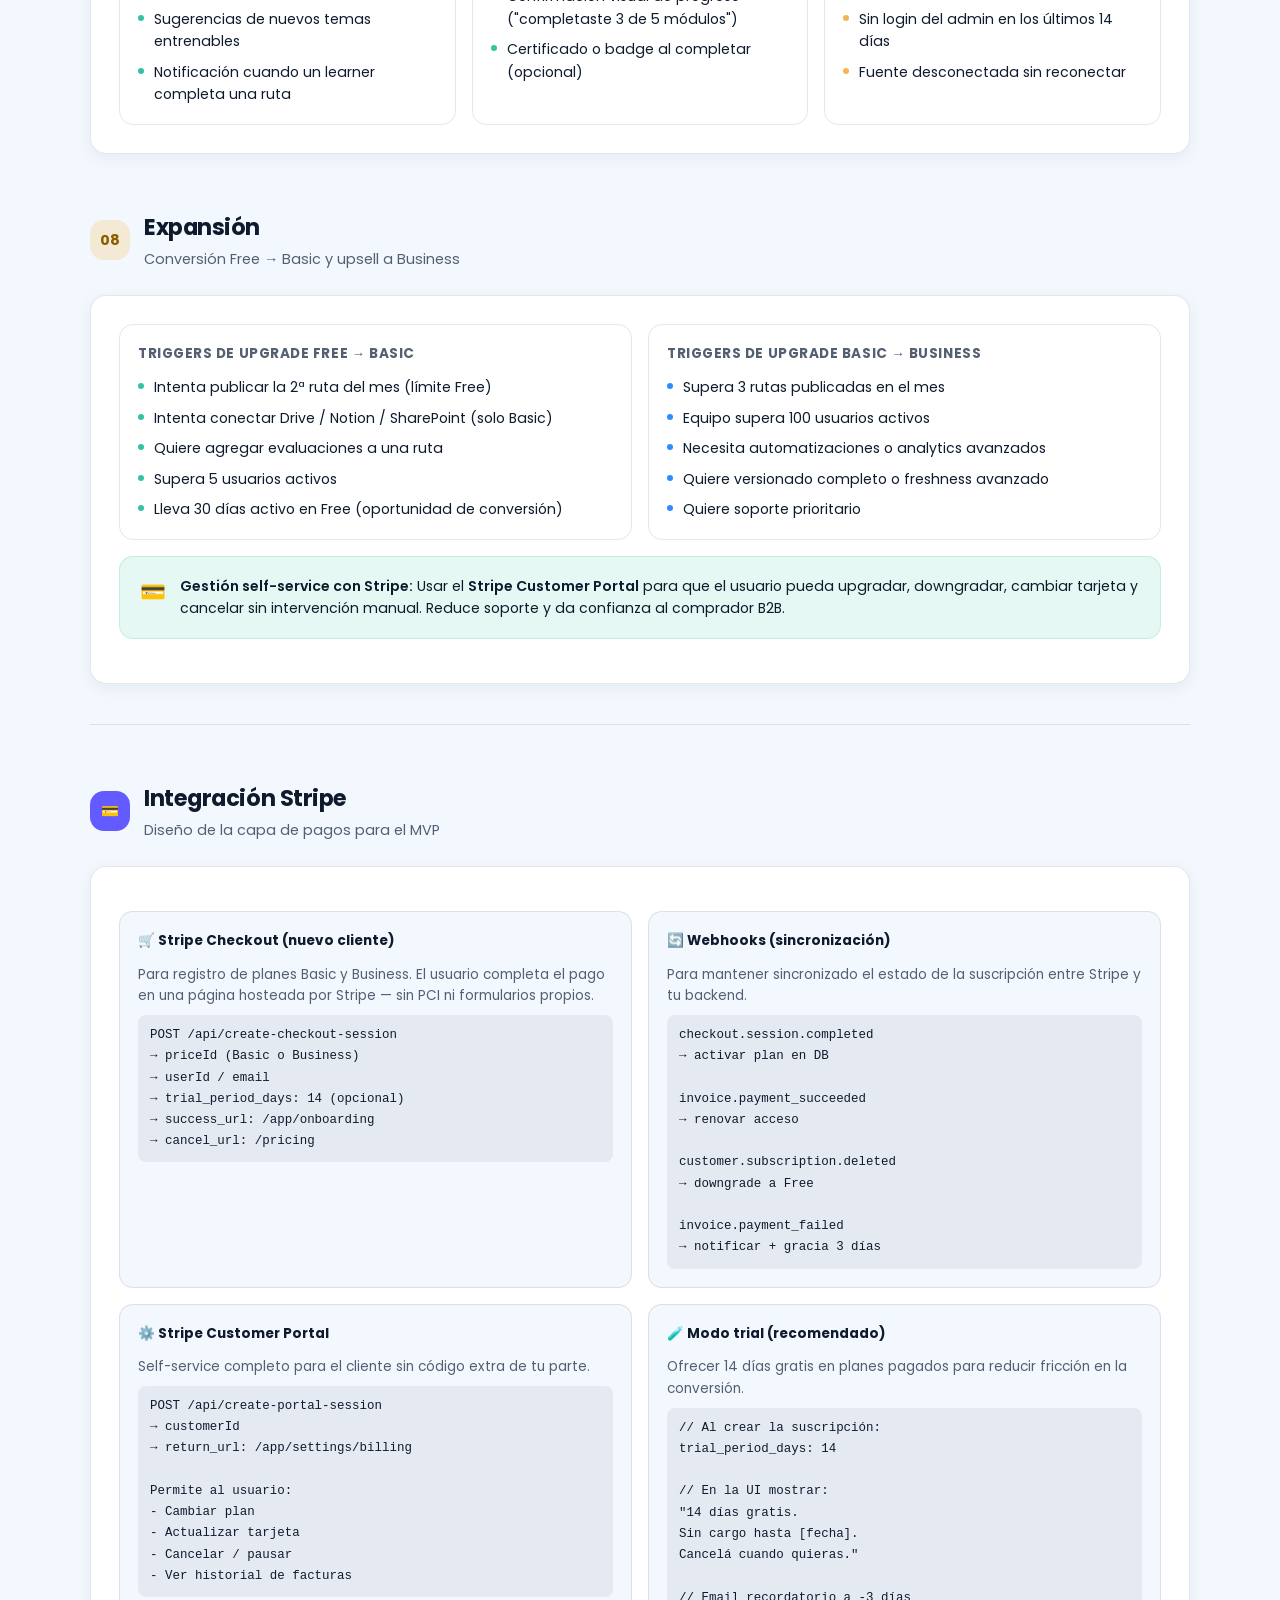
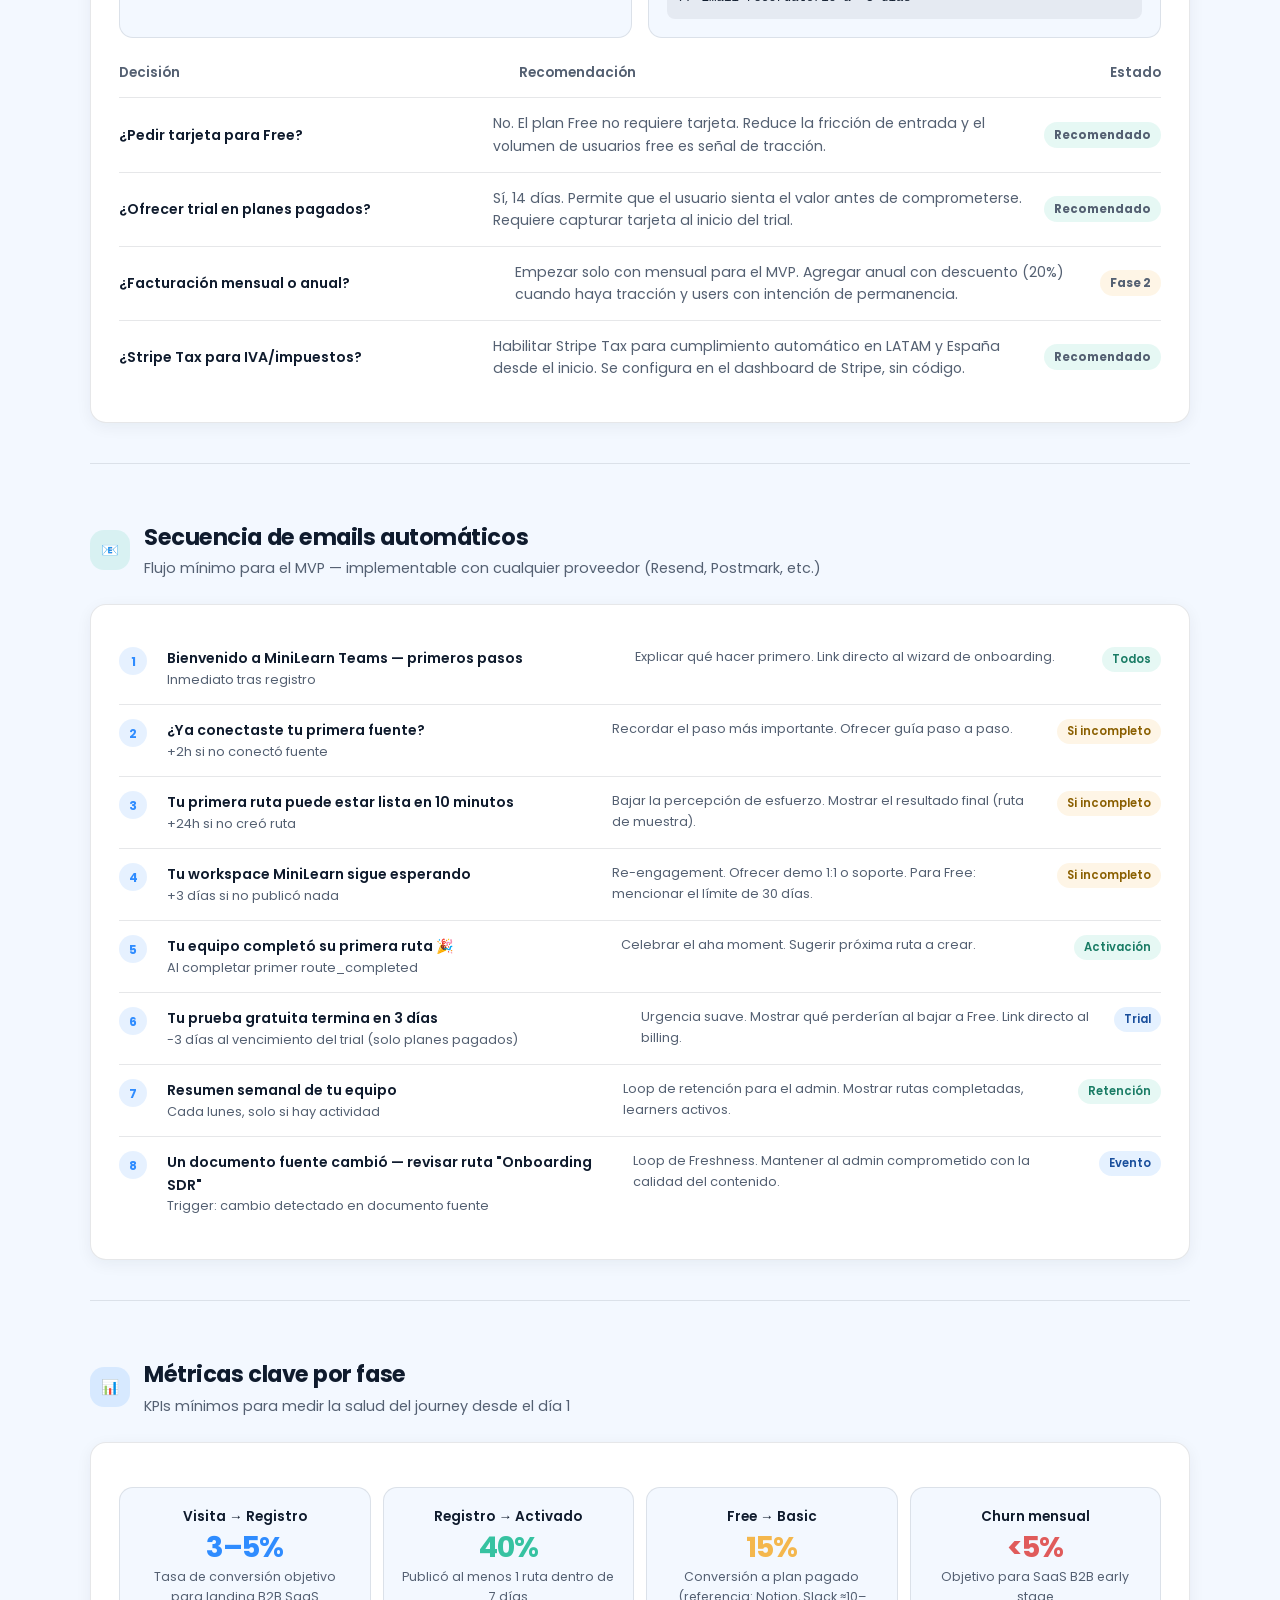
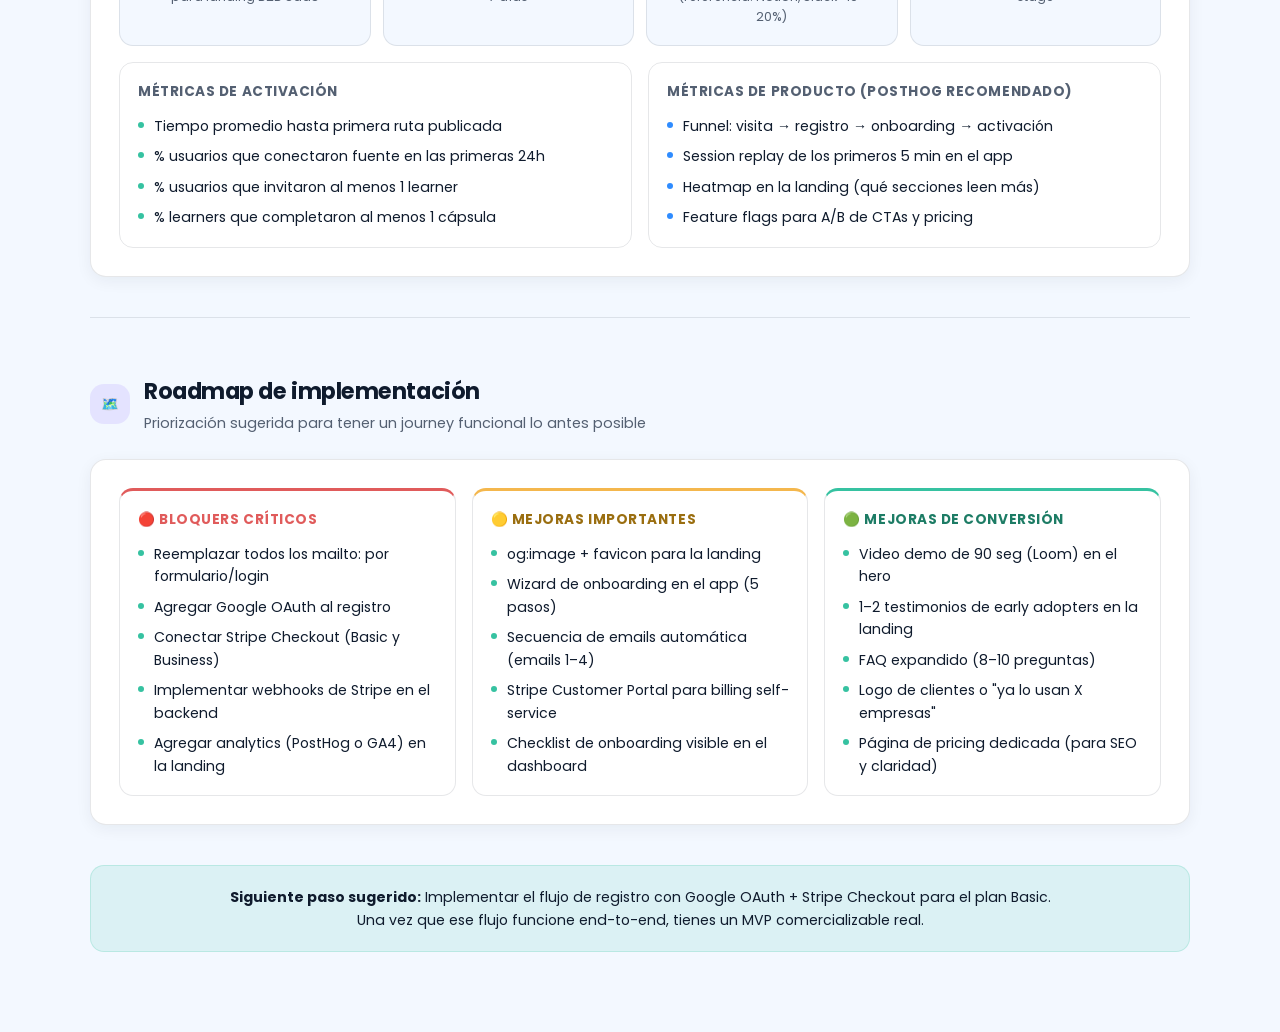
<file: customer-journey.html>
<!doctype html>
<html lang="es">
<head>
  <meta charset="UTF-8" />
  <meta name="viewport" content="width=device-width, initial-scale=1.0" />
  <title>MiniLearn Teams — Customer Journey MVP</title>
  <link rel="preconnect" href="https://fonts.googleapis.com" />
  <link href="https://fonts.googleapis.com/css2?family=Poppins:wght@300;400;500;600;700&display=swap" rel="stylesheet" />
  <style>
    :root {
      --primary: #36c2a1;
      --primary-soft: rgba(54,194,161,0.12);
      --secondary: #2f8cff;
      --secondary-soft: rgba(47,140,255,0.12);
      --accent: #f4b74d;
      --accent-soft: rgba(244,183,77,0.14);
      --danger: #e05b5b;
      --danger-soft: rgba(224,91,91,0.12);
      --ink: #0f1b2d;
      --muted: #546072;
      --line: rgba(15,27,45,0.1);
      --panel: #ffffff;
      --bg: #f3f8ff;
      --radius: 16px;
    }

    * { box-sizing: border-box; margin: 0; padding: 0; }

    body {
      font-family: "Poppins", "Segoe UI", Arial, sans-serif;
      background: var(--bg);
      color: var(--ink);
      line-height: 1.6;
      padding: 40px 24px 80px;
    }

    .page {
      max-width: 1100px;
      margin: 0 auto;
    }

    /* HEADER */
    .doc-header {
      margin-bottom: 48px;
      padding-bottom: 28px;
      border-bottom: 2px solid var(--line);
    }
    .doc-header .eyebrow {
      display: inline-flex;
      align-items: center;
      gap: 8px;
      color: var(--primary);
      font-size: 0.75rem;
      font-weight: 600;
      letter-spacing: 0.1em;
      text-transform: uppercase;
      margin-bottom: 10px;
    }
    .doc-header h1 {
      font-size: 2.2rem;
      font-weight: 700;
      letter-spacing: -0.03em;
      line-height: 1.15;
      margin-bottom: 12px;
    }
    .doc-header p {
      color: var(--muted);
      font-size: 1rem;
      max-width: 65ch;
    }
    .doc-meta {
      display: flex;
      gap: 24px;
      margin-top: 20px;
      flex-wrap: wrap;
    }
    .doc-meta span {
      font-size: 0.8rem;
      color: var(--muted);
      background: var(--panel);
      border: 1px solid var(--line);
      border-radius: 99px;
      padding: 4px 12px;
    }

    /* PHASE TIMELINE */
    .journey-overview {
      display: grid;
      grid-template-columns: repeat(8, 1fr);
      gap: 8px;
      margin-bottom: 56px;
    }
    .phase-pill {
      padding: 10px 8px;
      border-radius: 12px;
      text-align: center;
      font-size: 0.7rem;
      font-weight: 600;
      letter-spacing: 0.04em;
      text-transform: uppercase;
    }
    .phase-pill .num { display: block; font-size: 1.1rem; font-weight: 700; margin-bottom: 2px; }

    .p1 { background: rgba(47,140,255,0.12); color: #2163b0; }
    .p2 { background: rgba(54,194,161,0.12); color: #1d7c65; }
    .p3 { background: rgba(244,183,77,0.16); color: #9a6e10; }
    .p4 { background: rgba(138,100,255,0.12); color: #5a3cbf; }
    .p5 { background: rgba(255,100,130,0.12); color: #b03050; }
    .p6 { background: rgba(54,194,161,0.22); color: #1a6b58; }
    .p7 { background: rgba(47,140,255,0.2); color: #1a4f9c; }
    .p8 { background: rgba(244,183,77,0.24); color: #8a5f00; }

    /* SECTION TITLE */
    .section-title {
      display: flex;
      align-items: center;
      gap: 14px;
      margin: 56px 0 24px;
    }
    .section-title .badge {
      display: grid;
      place-items: center;
      width: 40px;
      height: 40px;
      border-radius: 14px;
      font-size: 0.9rem;
      font-weight: 700;
      flex-shrink: 0;
    }
    .section-title h2 {
      font-size: 1.4rem;
      font-weight: 700;
      letter-spacing: -0.02em;
    }
    .section-title p { color: var(--muted); font-size: 0.9rem; margin-top: 2px; }

    /* PHASE CARD */
    .phase-block {
      background: var(--panel);
      border: 1px solid var(--line);
      border-radius: var(--radius);
      padding: 28px;
      margin-bottom: 16px;
      box-shadow: 0 4px 16px rgba(15,27,45,0.06);
    }

    .cols-3 { display: grid; grid-template-columns: repeat(3, 1fr); gap: 16px; }
    .cols-2 { display: grid; grid-template-columns: repeat(2, 1fr); gap: 16px; }

    /* MINI CARDS */
    .mini-card {
      border-radius: 14px;
      padding: 18px;
      border: 1px solid var(--line);
    }
    .mini-card h4 {
      font-size: 0.85rem;
      font-weight: 700;
      letter-spacing: 0.04em;
      text-transform: uppercase;
      margin-bottom: 12px;
      color: var(--muted);
    }
    .mini-card ul { list-style: none; display: grid; gap: 8px; }
    .mini-card ul li {
      font-size: 0.88rem;
      padding-left: 16px;
      position: relative;
      color: var(--ink);
    }
    .mini-card ul li::before {
      content: "";
      position: absolute;
      left: 0;
      top: 0.5em;
      width: 6px;
      height: 6px;
      border-radius: 99px;
      background: var(--primary);
    }
    .mini-card.danger ul li::before { background: var(--danger); }
    .mini-card.warning ul li::before { background: var(--accent); }
    .mini-card.blue ul li::before { background: var(--secondary); }

    /* FLOW STEPS */
    .flow-steps {
      display: flex;
      gap: 0;
      flex-wrap: wrap;
      align-items: stretch;
      margin: 20px 0;
    }
    .flow-step {
      display: flex;
      flex-direction: column;
      gap: 6px;
      padding: 16px 20px;
      background: var(--bg);
      border: 1px solid var(--line);
      border-radius: 14px;
      position: relative;
      flex: 1;
      min-width: 160px;
    }
    .flow-step + .flow-step { margin-left: 8px; }
    .flow-step .step-num {
      font-size: 0.72rem;
      font-weight: 700;
      color: var(--muted);
      text-transform: uppercase;
      letter-spacing: 0.06em;
    }
    .flow-step strong { font-size: 0.9rem; }
    .flow-step small { font-size: 0.78rem; color: var(--muted); }
    .flow-step .tag {
      align-self: flex-start;
      font-size: 0.68rem;
      font-weight: 600;
      padding: 2px 8px;
      border-radius: 99px;
      margin-top: 4px;
    }
    .tag-required { background: rgba(224,91,91,0.12); color: #b03030; }
    .tag-optional { background: rgba(54,194,161,0.12); color: #1d7c65; }
    .tag-auto { background: rgba(47,140,255,0.12); color: #1a4f9c; }

    /* EMAIL SEQUENCE */
    .email-row {
      display: grid;
      grid-template-columns: auto 1fr 1fr auto;
      gap: 12px 20px;
      align-items: start;
      padding: 14px 0;
      border-bottom: 1px solid var(--line);
    }
    .email-row:last-child { border-bottom: none; }
    .email-num {
      width: 28px;
      height: 28px;
      border-radius: 99px;
      display: grid;
      place-items: center;
      font-size: 0.75rem;
      font-weight: 700;
      background: var(--secondary-soft);
      color: var(--secondary);
      flex-shrink: 0;
    }
    .email-subject { font-size: 0.88rem; font-weight: 600; }
    .email-when { font-size: 0.8rem; color: var(--muted); }
    .email-goal { font-size: 0.8rem; color: var(--muted); grid-column: 3; }
    .email-trigger {
      font-size: 0.72rem;
      font-weight: 600;
      padding: 3px 10px;
      border-radius: 99px;
      white-space: nowrap;
      align-self: start;
    }

    /* STRIPE SECTION */
    .stripe-flow {
      display: grid;
      grid-template-columns: 1fr 1fr;
      gap: 16px;
      margin-top: 16px;
    }
    .stripe-card {
      background: var(--bg);
      border: 1px solid var(--line);
      border-radius: 14px;
      padding: 18px;
    }
    .stripe-card h4 {
      font-size: 0.85rem;
      font-weight: 700;
      margin-bottom: 12px;
      display: flex;
      align-items: center;
      gap: 8px;
    }
    .stripe-card p { font-size: 0.85rem; color: var(--muted); margin-bottom: 8px; }
    .stripe-card code {
      display: block;
      background: rgba(15,27,45,0.06);
      border-radius: 8px;
      padding: 10px 12px;
      font-size: 0.78rem;
      font-family: "Courier New", monospace;
      color: var(--ink);
      margin-top: 8px;
      line-height: 1.7;
    }

    /* METRICS */
    .metrics-grid {
      display: grid;
      grid-template-columns: repeat(4, 1fr);
      gap: 12px;
      margin-top: 16px;
    }
    .metric-card {
      background: var(--bg);
      border: 1px solid var(--line);
      border-radius: 14px;
      padding: 18px;
      text-align: center;
    }
    .metric-card .metric-value {
      font-size: 1.8rem;
      font-weight: 700;
      letter-spacing: -0.03em;
      line-height: 1.1;
      color: var(--secondary);
    }
    .metric-card .metric-label {
      font-size: 0.78rem;
      color: var(--muted);
      margin-top: 4px;
    }
    .metric-card .metric-name {
      font-size: 0.85rem;
      font-weight: 600;
      margin-bottom: 4px;
    }

    /* DECISIONS */
    .decision-row {
      display: grid;
      grid-template-columns: 2fr 3fr auto;
      gap: 12px 20px;
      align-items: center;
      padding: 14px 0;
      border-bottom: 1px solid var(--line);
      font-size: 0.88rem;
    }
    .decision-row:last-child { border-bottom: none; }
    .decision-row strong { font-weight: 600; }
    .decision-row span { color: var(--muted); }
    .badge-rec {
      font-size: 0.72rem;
      font-weight: 700;
      padding: 4px 10px;
      border-radius: 99px;
      background: var(--primary-soft);
      color: #1a7c65;
      white-space: nowrap;
    }
    .badge-todo {
      font-size: 0.72rem;
      font-weight: 700;
      padding: 4px 10px;
      border-radius: 99px;
      background: var(--accent-soft);
      color: #8a5f00;
      white-space: nowrap;
    }

    /* PRINT / SECTION DIVIDERS */
    .divider {
      height: 1px;
      background: var(--line);
      margin: 40px 0;
    }

    /* HIGHLIGHTED INSIGHT */
    .insight {
      display: flex;
      align-items: flex-start;
      gap: 14px;
      padding: 18px 20px;
      border-radius: 14px;
      margin: 16px 0;
    }
    .insight.green { background: var(--primary-soft); border: 1px solid rgba(54,194,161,0.2); }
    .insight.blue { background: var(--secondary-soft); border: 1px solid rgba(47,140,255,0.2); }
    .insight.yellow { background: var(--accent-soft); border: 1px solid rgba(244,183,77,0.2); }
    .insight .icon { font-size: 1.3rem; flex-shrink: 0; }
    .insight p { font-size: 0.88rem; color: var(--ink); }
    .insight p strong { font-weight: 600; }

    @media (max-width: 900px) {
      .cols-3, .cols-2, .stripe-flow, .metrics-grid { grid-template-columns: 1fr; }
      .journey-overview { grid-template-columns: repeat(4, 1fr); }
      .decision-row { grid-template-columns: 1fr 1fr; }
      .flow-steps { flex-direction: column; }
      .flow-step + .flow-step { margin-left: 0; margin-top: 8px; }
    }
  </style>
</head>
<body>
<div class="page">

  <!-- HEADER -->
  <div class="doc-header">
    <p class="eyebrow">📋 Documento de producto</p>
    <h1>Customer Journey sin roces<br>MiniLearn Teams MVP</h1>
    <p>Mapa completo del viaje del cliente: desde que descubre la landing hasta que su equipo está usando MiniLearn de forma activa y paga. Incluye decisiones de implementación, flujo de Stripe y secuencias de email.</p>
    <div class="doc-meta">
      <span>Versión 1.0 — Marzo 2026</span>
      <span>Pagos: Stripe</span>
      <span>Backend: funcional</span>
      <span>Stack landing: HTML/CSS/JS vanilla</span>
    </div>
  </div>

  <!-- OVERVIEW PILLS -->
  <div class="journey-overview">
    <div class="phase-pill p1"><span class="num">01</span>Descubrimiento</div>
    <div class="phase-pill p2"><span class="num">02</span>Consideración</div>
    <div class="phase-pill p3"><span class="num">03</span>Intención</div>
    <div class="phase-pill p4"><span class="num">04</span>Registro</div>
    <div class="phase-pill p5"><span class="num">05</span>Onboarding</div>
    <div class="phase-pill p6"><span class="num">06</span>Activación</div>
    <div class="phase-pill p7"><span class="num">07</span>Retención</div>
    <div class="phase-pill p8"><span class="num">08</span>Expansión</div>
  </div>

  <!-- ================= FASE 1 ================= -->
  <div class="section-title">
    <div class="badge p1" style="background:rgba(47,140,255,0.14);color:#2163b0;">01</div>
    <div>
      <h2>Descubrimiento</h2>
      <p>El usuario potencial llega a la landing por primera vez</p>
    </div>
  </div>
  <div class="phase-block">
    <div class="cols-3">
      <div class="mini-card">
        <h4>Canales de entrada</h4>
        <ul>
          <li>Búsqueda orgánica (Google SEO)</li>
          <li>LinkedIn / redes sociales</li>
          <li>Referido por otro usuario</li>
          <li>Producto Hunt / comunidades SaaS</li>
          <li>Newsletter de ops / RRHH / ventas</li>
        </ul>
      </div>
      <div class="mini-card">
        <h4>Perfil del visitante (ICP)</h4>
        <ul>
          <li>Founder / COO / Head of Ops</li>
          <li>Empresa 10–200 personas</li>
          <li>Problema: onboarding caótico o repetido manualmente</li>
          <li>Sin L&D formal en la empresa</li>
          <li>Ya tiene documentación (Drive, Notion, SharePoint)</li>
        </ul>
      </div>
      <div class="mini-card warning">
        <h4>Roces actuales a eliminar</h4>
        <ul>
          <li>Sin og:image → link feo en Slack/LinkedIn</li>
          <li>Sin favicon → falta identidad de marca</li>
          <li>Botón "Ver demo" que no es una demo real</li>
          <li>"Confidence: Medium" genera dudas</li>
          <li>Iconos G / N / S en lugar de logos reales</li>
        </ul>
      </div>
    </div>
    <div class="insight yellow" style="margin-top:16px;">
      <span class="icon">💡</span>
      <p><strong>Acción prioritaria:</strong> Agregar og:image (1200×630px) con el hero panel del producto para que el link se vea bien al compartir. Impacto inmediato en conversión desde LinkedIn y Slack.</p>
    </div>
  </div>

  <!-- ================= FASE 2 ================= -->
  <div class="section-title">
    <div class="badge" style="background:rgba(54,194,161,0.14);color:#1d7c65;">02</div>
    <div>
      <h2>Consideración</h2>
      <p>El visitante explora la propuesta de valor y evalúa si es para él</p>
    </div>
  </div>
  <div class="phase-block">
    <div class="cols-3">
      <div class="mini-card">
        <h4>Secciones clave de la landing</h4>
        <ul>
          <li>Hero (propuesta de valor + mockup)</li>
          <li>Problema: conocimiento disperso</li>
          <li>Cómo funciona (6 pasos)</li>
          <li>Casos de uso (onboarding, playbooks…)</li>
          <li>Diferenciales (Freshness, Trazabilidad…)</li>
          <li>Pricing</li>
          <li>FAQ</li>
        </ul>
      </div>
      <div class="mini-card danger">
        <h4>Elementos de confianza faltantes</h4>
        <ul>
          <li>Ningún testimonio o cita de cliente</li>
          <li>Ningún logo de empresa que usa el producto</li>
          <li>Sin número social ("ya usan MiniLearn")</li>
          <li>FAQ demasiado corto (4 preguntas)</li>
          <li>Sin política de privacidad ni términos</li>
        </ul>
      </div>
      <div class="mini-card blue">
        <h4>Mejoras de conversión sugeridas</h4>
        <ul>
          <li>Video demo de 90 segundos (Loom) en el hero</li>
          <li>1–2 testimonios de early adopters</li>
          <li>Expandir FAQ a 8–10 preguntas</li>
          <li>Agregar pregunta sobre seguridad de datos</li>
          <li>Reemplazar "Confidence: Medium" por "Revisado" o "Listo"</li>
        </ul>
      </div>
    </div>
  </div>

  <!-- ================= FASE 3 ================= -->
  <div class="section-title">
    <div class="badge" style="background:rgba(244,183,77,0.18);color:#9a6e10;">03</div>
    <div>
      <h2>Intención</h2>
      <p>El visitante decide actuar — ¿cómo capturarlo sin fricciones?</p>
    </div>
  </div>
  <div class="phase-block">
    <div class="insight green">
      <span class="icon">🚨</span>
      <p><strong>El bloqueante más crítico del MVP actual:</strong> todos los CTAs apuntan a <code style="background:rgba(0,0,0,0.06);padding:1px 6px;border-radius:4px;font-size:0.85em;">mailto:</code> — sin trazabilidad, sin automatización, sin captura de datos. Reemplazar esto es la mejora de mayor impacto antes de cualquier otra cosa.</p>
    </div>
    <div class="cols-2" style="margin-top:16px;">
      <div class="mini-card">
        <h4>3 CTAs a implementar</h4>
        <ul>
          <li><strong>Probar gratis</strong> → registro directo, plan Free, sin tarjeta</li>
          <li><strong>Comenzar plan Basic</strong> → registro + selección de plan + Stripe Checkout</li>
          <li><strong>Agendar demo</strong> → Cal.com o Calendly embed (flujo humano para Business)</li>
        </ul>
      </div>
      <div class="mini-card">
        <h4>Principios sin roces para el CTA</h4>
        <ul>
          <li>Plan Free: sin tarjeta de crédito</li>
          <li>Registro en máximo 3 campos visibles</li>
          <li>Login con Google como opción principal</li>
          <li>No redirigir a una página genérica — llevar directo al app con estado claro</li>
          <li>Indicar claramente qué pasa después del click</li>
        </ul>
      </div>
    </div>
  </div>

  <!-- ================= FASE 4 ================= -->
  <div class="section-title">
    <div class="badge" style="background:rgba(138,100,255,0.14);color:#5a3cbf;">04</div>
    <div>
      <h2>Registro</h2>
      <p>El usuario crea su cuenta — máximo 2 minutos, mínima fricción</p>
    </div>
  </div>
  <div class="phase-block">

    <div class="flow-steps">
      <div class="flow-step">
        <span class="step-num">Paso 1</span>
        <strong>Método de acceso</strong>
        <small>Google SSO o email + contraseña</small>
        <span class="tag tag-required">Obligatorio</span>
      </div>
      <div class="flow-step">
        <span class="step-num">Paso 2</span>
        <strong>Datos mínimos</strong>
        <small>Nombre completo + empresa</small>
        <span class="tag tag-required">Obligatorio</span>
      </div>
      <div class="flow-step">
        <span class="step-num">Paso 3a</span>
        <strong>Plan Free</strong>
        <small>Workspace creado — ir al app</small>
        <span class="tag tag-auto">Sin tarjeta</span>
      </div>
      <div class="flow-step">
        <span class="step-num">Paso 3b</span>
        <strong>Plan Basic/Business</strong>
        <small>Stripe Checkout hosteado</small>
        <span class="tag tag-required">Con tarjeta</span>
      </div>
      <div class="flow-step">
        <span class="step-num">Paso 4</span>
        <strong>Workspace listo</strong>
        <small>Redirect al app con bienvenida</small>
        <span class="tag tag-auto">Automático</span>
      </div>
    </div>

    <div class="cols-3" style="margin-top:20px;">
      <div class="mini-card">
        <h4>Campos del formulario</h4>
        <ul>
          <li><strong>Nombre completo</strong> (obligatorio)</li>
          <li><strong>Email</strong> (obligatorio)</li>
          <li><strong>Contraseña</strong> (solo si no usa Google)</li>
          <li><strong>Empresa</strong> (obligatorio — para personalizar)</li>
          <li><em>Cargo / tamaño de equipo → preguntar después en onboarding</em></li>
        </ul>
      </div>
      <div class="mini-card blue">
        <h4>Validaciones para evitar roces</h4>
        <ul>
          <li>Validación inline en tiempo real (no al submit)</li>
          <li>Mostrar fortaleza de contraseña visualmente</li>
          <li>Si email ya existe: ofrecer login, no un error genérico</li>
          <li>Preservar el plan seleccionado en la URL</li>
          <li>Si viene de "Basic": mostrar precios de forma clara antes de Stripe</li>
        </ul>
      </div>
      <div class="mini-card">
        <h4>Post-registro: emails automáticos</h4>
        <ul>
          <li>Email de bienvenida inmediato (con próximos pasos)</li>
          <li>Confirmación de cuenta (si aplica)</li>
          <li>Para plan Free: indicar límites y cuándo upgradar</li>
          <li>Para plan pagado: recibo de Stripe + acceso</li>
        </ul>
      </div>
    </div>

    <div class="insight blue" style="margin-top:16px;">
      <span class="icon">🔑</span>
      <p><strong>Recomendación de implementación:</strong> Usar Google OAuth como opción principal (botón grande, arriba). La mayoría de los ICP de MiniLearn (founders, ops, ventas) ya viven en Google Workspace. Reduce la fricción de contraseñas y acelera mucho el tiempo de registro.</p>
    </div>
  </div>

  <!-- ================= FASE 5 ================= -->
  <div class="section-title">
    <div class="badge" style="background:rgba(255,100,130,0.12);color:#b03050;">05</div>
    <div>
      <h2>Onboarding</h2>
      <p>Del workspace vacío al primer contenido — la etapa de mayor abandono</p>
    </div>
  </div>
  <div class="phase-block">
    <div class="insight yellow">
      <span class="icon">⚡</span>
      <p><strong>Objetivo:</strong> Llevar al usuario al "aha moment" en menos de 10 minutos. Si el usuario conecta una fuente y ve la primera ruta generada, la probabilidad de retención se multiplica significativamente.</p>
    </div>

    <div class="flow-steps" style="margin-top:20px;">
      <div class="flow-step">
        <span class="step-num">Paso 1</span>
        <strong>Bienvenida</strong>
        <small>Pantalla con workspace nombre + 3 pasos siguientes</small>
        <span class="tag tag-auto">30 seg</span>
      </div>
      <div class="flow-step">
        <span class="step-num">Paso 2</span>
        <strong>Conectar fuente</strong>
        <small>Drive / Notion / SharePoint / upload manual</small>
        <span class="tag tag-required">2 min</span>
      </div>
      <div class="flow-step">
        <span class="step-num">Paso 3</span>
        <strong>Crear primera ruta</strong>
        <small>Wizard guiado de 4–5 preguntas</small>
        <span class="tag tag-required">3–5 min</span>
      </div>
      <div class="flow-step">
        <span class="step-num">Paso 4</span>
        <strong>Revisar y publicar</strong>
        <small>Aprobar o ajustar bloques</small>
        <span class="tag tag-optional">2 min</span>
      </div>
      <div class="flow-step">
        <span class="step-num">Paso 5</span>
        <strong>Invitar equipo</strong>
        <small>Emails de colaboradores / learners</small>
        <span class="tag tag-optional">Puede diferirse</span>
      </div>
    </div>

    <div class="cols-3" style="margin-top:20px;">
      <div class="mini-card danger">
        <h4>Causas de abandono en onboarding</h4>
        <ul>
          <li>Pantalla vacía sin guía (blank slate)</li>
          <li>Demasiados pasos antes de ver el producto en acción</li>
          <li>Conectar fuente requiere permisos complicados</li>
          <li>El wizard hace demasiadas preguntas técnicas</li>
          <li>Usuario no entiende qué es una "cápsula" o "ruta"</li>
        </ul>
      </div>
      <div class="mini-card blue">
        <h4>Anti-roces en el onboarding</h4>
        <ul>
          <li>Progress bar visible (Paso 2 de 4)</li>
          <li>Opción de usar datos de muestra si no tiene documentos listos</li>
          <li>Tooltips contextuales en cada campo del wizard</li>
          <li>Invitar equipo es opcional — no bloquear el flujo</li>
          <li>Mostrar preview de la ruta antes de publicar</li>
        </ul>
      </div>
      <div class="mini-card">
        <h4>Recuperación de abandono</h4>
        <ul>
          <li>Email a las 2h si no conectó fuente</li>
          <li>Email al día siguiente si no creó ruta</li>
          <li>Email a los 3 días si no publicó nada</li>
          <li>Mostrar progreso de onboarding al volver al app</li>
          <li>Checklist visible en el dashboard hasta completar</li>
        </ul>
      </div>
    </div>
  </div>

  <!-- ================= FASE 6 ================= -->
  <div class="section-title">
    <div class="badge" style="background:rgba(54,194,161,0.22);color:#1a6b58;">06</div>
    <div>
      <h2>Activación</h2>
      <p>El momento en que el usuario realmente siente el valor del producto</p>
    </div>
  </div>
  <div class="phase-block">
    <div class="cols-2">
      <div>
        <div class="mini-card" style="margin-bottom:12px;">
          <h4>"Aha Moments" por rol</h4>
          <ul>
            <li><strong>Admin/Owner:</strong> Primera ruta publicada y asignada al equipo</li>
            <li><strong>Learner:</strong> Completa la primera cápsula desde el celular en menos de 5 min</li>
            <li><strong>Reviewer:</strong> Aprueba una ruta con trazabilidad a fuente visible</li>
          </ul>
        </div>
        <div class="mini-card blue">
          <h4>Eventos de activación a trackear</h4>
          <ul>
            <li><code style="font-size:0.8em;background:rgba(0,0,0,0.05);padding:1px 4px;border-radius:4px;">source_connected</code></li>
            <li><code style="font-size:0.8em;background:rgba(0,0,0,0.05);padding:1px 4px;border-radius:4px;">route_created</code></li>
            <li><code style="font-size:0.8em;background:rgba(0,0,0,0.05);padding:1px 4px;border-radius:4px;">route_published</code></li>
            <li><code style="font-size:0.8em;background:rgba(0,0,0,0.05);padding:1px 4px;border-radius:4px;">route_assigned</code></li>
            <li><code style="font-size:0.8em;background:rgba(0,0,0,0.05);padding:1px 4px;border-radius:4px;">capsule_completed</code> (learner)</li>
            <li><code style="font-size:0.8em;background:rgba(0,0,0,0.05);padding:1px 4px;border-radius:4px;">route_completed</code> (learner)</li>
          </ul>
        </div>
      </div>
      <div class="mini-card" style="height:100%;">
        <h4>Definición de "usuario activado"</h4>
        <ul style="margin-bottom:16px;">
          <li>Ha conectado al menos 1 fuente</li>
          <li>Ha publicado al menos 1 ruta</li>
          <li>Al menos 1 learner ha completado al menos 1 cápsula</li>
        </ul>
        <h4 style="margin-top:16px;">Ventana de activación objetivo</h4>
        <ul>
          <li>Free: activarse dentro de los primeros 7 días</li>
          <li>Basic: activarse dentro de las primeras 48h (pagó — mayor urgencia)</li>
          <li>Business: onboarding asistido, activación en primera semana</li>
        </ul>
      </div>
    </div>
  </div>

  <!-- ================= FASE 7 ================= -->
  <div class="section-title">
    <div class="badge" style="background:rgba(47,140,255,0.2);color:#1a4f9c;">07</div>
    <div>
      <h2>Retención</h2>
      <p>Mantener al usuario comprometido semana a semana</p>
    </div>
  </div>
  <div class="phase-block">
    <div class="cols-3">
      <div class="mini-card">
        <h4>Loops de hábito (admin)</h4>
        <ul>
          <li>Alerta cuando cambia un documento fuente → revisar ruta</li>
          <li>Reporte semanal de completitud del equipo</li>
          <li>Sugerencias de nuevos temas entrenables</li>
          <li>Notificación cuando un learner completa una ruta</li>
        </ul>
      </div>
      <div class="mini-card">
        <h4>Loops de hábito (learner)</h4>
        <ul>
          <li>Notificación de nueva ruta asignada</li>
          <li>Recordatorio si lleva más de 3 días sin continuar</li>
          <li>Confirmación visual de progreso ("completaste 3 de 5 módulos")</li>
          <li>Certificado o badge al completar (opcional)</li>
        </ul>
      </div>
      <div class="mini-card warning">
        <h4>Señales de churn temprano</h4>
        <ul>
          <li>No publicó ninguna ruta en los primeros 14 días</li>
          <li>Ningún learner ha completado nada en 30 días</li>
          <li>Sin login del admin en los últimos 14 días</li>
          <li>Fuente desconectada sin reconectar</li>
        </ul>
      </div>
    </div>
  </div>

  <!-- ================= FASE 8 ================= -->
  <div class="section-title">
    <div class="badge" style="background:rgba(244,183,77,0.24);color:#8a5f00;">08</div>
    <div>
      <h2>Expansión</h2>
      <p>Conversión Free → Basic y upsell a Business</p>
    </div>
  </div>
  <div class="phase-block">
    <div class="cols-2">
      <div class="mini-card">
        <h4>Triggers de upgrade Free → Basic</h4>
        <ul>
          <li>Intenta publicar la 2ª ruta del mes (límite Free)</li>
          <li>Intenta conectar Drive / Notion / SharePoint (solo Basic)</li>
          <li>Quiere agregar evaluaciones a una ruta</li>
          <li>Supera 5 usuarios activos</li>
          <li>Lleva 30 días activo en Free (oportunidad de conversión)</li>
        </ul>
      </div>
      <div class="mini-card blue">
        <h4>Triggers de upgrade Basic → Business</h4>
        <ul>
          <li>Supera 3 rutas publicadas en el mes</li>
          <li>Equipo supera 100 usuarios activos</li>
          <li>Necesita automatizaciones o analytics avanzados</li>
          <li>Quiere versionado completo o freshness avanzado</li>
          <li>Quiere soporte prioritario</li>
        </ul>
      </div>
    </div>
    <div class="insight green" style="margin-top:16px;">
      <span class="icon">💳</span>
      <p><strong>Gestión self-service con Stripe:</strong> Usar el <strong>Stripe Customer Portal</strong> para que el usuario pueda upgradar, downgradar, cambiar tarjeta y cancelar sin intervención manual. Reduce soporte y da confianza al comprador B2B.</p>
    </div>
  </div>

  <div class="divider"></div>

  <!-- ================= STRIPE INTEGRATION ================= -->
  <div class="section-title">
    <div class="badge" style="background:#635bff;color:#fff;">💳</div>
    <div>
      <h2>Integración Stripe</h2>
      <p>Diseño de la capa de pagos para el MVP</p>
    </div>
  </div>
  <div class="phase-block">

    <div class="stripe-flow">
      <div class="stripe-card">
        <h4>🛒 Stripe Checkout (nuevo cliente)</h4>
        <p>Para registro de planes Basic y Business. El usuario completa el pago en una página hosteada por Stripe — sin PCI ni formularios propios.</p>
        <code>
POST /api/create-checkout-session<br>
→ priceId (Basic o Business)<br>
→ userId / email<br>
→ trial_period_days: 14 (opcional)<br>
→ success_url: /app/onboarding<br>
→ cancel_url: /pricing<br>
        </code>
      </div>
      <div class="stripe-card">
        <h4>🔄 Webhooks (sincronización)</h4>
        <p>Para mantener sincronizado el estado de la suscripción entre Stripe y tu backend.</p>
        <code>
checkout.session.completed<br>
→ activar plan en DB<br><br>
invoice.payment_succeeded<br>
→ renovar acceso<br><br>
customer.subscription.deleted<br>
→ downgrade a Free<br><br>
invoice.payment_failed<br>
→ notificar + gracia 3 días
        </code>
      </div>
      <div class="stripe-card">
        <h4>⚙️ Stripe Customer Portal</h4>
        <p>Self-service completo para el cliente sin código extra de tu parte.</p>
        <code>
POST /api/create-portal-session<br>
→ customerId<br>
→ return_url: /app/settings/billing<br><br>
Permite al usuario:<br>
- Cambiar plan<br>
- Actualizar tarjeta<br>
- Cancelar / pausar<br>
- Ver historial de facturas
        </code>
      </div>
      <div class="stripe-card">
        <h4>🧪 Modo trial (recomendado)</h4>
        <p>Ofrecer 14 días gratis en planes pagados para reducir fricción en la conversión.</p>
        <code>
// Al crear la suscripción:<br>
trial_period_days: 14<br><br>
// En la UI mostrar:<br>
"14 días gratis.<br>
 Sin cargo hasta [fecha].<br>
 Cancelá cuando quieras."<br><br>
// Email recordatorio a -3 días
        </code>
      </div>
    </div>

    <div class="decision-row" style="margin-top:24px;font-size:0.85rem;color:var(--muted);font-weight:600;padding-top:0;">
      <span>Decisión</span><span>Recomendación</span><span style="text-align:right;">Estado</span>
    </div>
    <div class="decision-row">
      <strong>¿Pedir tarjeta para Free?</strong>
      <span>No. El plan Free no requiere tarjeta. Reduce la fricción de entrada y el volumen de usuarios free es señal de tracción.</span>
      <span class="badge-rec">Recomendado</span>
    </div>
    <div class="decision-row">
      <strong>¿Ofrecer trial en planes pagados?</strong>
      <span>Sí, 14 días. Permite que el usuario sienta el valor antes de comprometerse. Requiere capturar tarjeta al inicio del trial.</span>
      <span class="badge-rec">Recomendado</span>
    </div>
    <div class="decision-row">
      <strong>¿Facturación mensual o anual?</strong>
      <span>Empezar solo con mensual para el MVP. Agregar anual con descuento (20%) cuando haya tracción y users con intención de permanencia.</span>
      <span class="badge-todo">Fase 2</span>
    </div>
    <div class="decision-row">
      <strong>¿Stripe Tax para IVA/impuestos?</strong>
      <span>Habilitar Stripe Tax para cumplimiento automático en LATAM y España desde el inicio. Se configura en el dashboard de Stripe, sin código.</span>
      <span class="badge-rec">Recomendado</span>
    </div>
  </div>

  <div class="divider"></div>

  <!-- ================= EMAIL SEQUENCE ================= -->
  <div class="section-title">
    <div class="badge" style="background:rgba(54,194,161,0.14);color:#1d7c65;">📧</div>
    <div>
      <h2>Secuencia de emails automáticos</h2>
      <p>Flujo mínimo para el MVP — implementable con cualquier proveedor (Resend, Postmark, etc.)</p>
    </div>
  </div>
  <div class="phase-block">
    <div class="email-row">
      <div class="email-num">1</div>
      <div>
        <div class="email-subject">Bienvenido a MiniLearn Teams — primeros pasos</div>
        <div class="email-when">Inmediato tras registro</div>
      </div>
      <div class="email-goal">Explicar qué hacer primero. Link directo al wizard de onboarding.</div>
      <span class="email-trigger" style="background:var(--primary-soft);color:#1a7c65;">Todos</span>
    </div>
    <div class="email-row">
      <div class="email-num">2</div>
      <div>
        <div class="email-subject">¿Ya conectaste tu primera fuente?</div>
        <div class="email-when">+2h si no conectó fuente</div>
      </div>
      <div class="email-goal">Recordar el paso más importante. Ofrecer guía paso a paso.</div>
      <span class="email-trigger" style="background:var(--accent-soft);color:#8a5f00;">Si incompleto</span>
    </div>
    <div class="email-row">
      <div class="email-num">3</div>
      <div>
        <div class="email-subject">Tu primera ruta puede estar lista en 10 minutos</div>
        <div class="email-when">+24h si no creó ruta</div>
      </div>
      <div class="email-goal">Bajar la percepción de esfuerzo. Mostrar el resultado final (ruta de muestra).</div>
      <span class="email-trigger" style="background:var(--accent-soft);color:#8a5f00;">Si incompleto</span>
    </div>
    <div class="email-row">
      <div class="email-num">4</div>
      <div>
        <div class="email-subject">Tu workspace MiniLearn sigue esperando</div>
        <div class="email-when">+3 días si no publicó nada</div>
      </div>
      <div class="email-goal">Re-engagement. Ofrecer demo 1:1 o soporte. Para Free: mencionar el límite de 30 días.</div>
      <span class="email-trigger" style="background:var(--accent-soft);color:#8a5f00;">Si incompleto</span>
    </div>
    <div class="email-row">
      <div class="email-num">5</div>
      <div>
        <div class="email-subject">Tu equipo completó su primera ruta 🎉</div>
        <div class="email-when">Al completar primer route_completed</div>
      </div>
      <div class="email-goal">Celebrar el aha moment. Sugerir próxima ruta a crear.</div>
      <span class="email-trigger" style="background:var(--primary-soft);color:#1a7c65;">Activación</span>
    </div>
    <div class="email-row">
      <div class="email-num">6</div>
      <div>
        <div class="email-subject">Tu prueba gratuita termina en 3 días</div>
        <div class="email-when">-3 días al vencimiento del trial (solo planes pagados)</div>
      </div>
      <div class="email-goal">Urgencia suave. Mostrar qué perderían al bajar a Free. Link directo al billing.</div>
      <span class="email-trigger" style="background:rgba(47,140,255,0.12);color:#1a4f9c;">Trial</span>
    </div>
    <div class="email-row">
      <div class="email-num">7</div>
      <div>
        <div class="email-subject">Resumen semanal de tu equipo</div>
        <div class="email-when">Cada lunes, solo si hay actividad</div>
      </div>
      <div class="email-goal">Loop de retención para el admin. Mostrar rutas completadas, learners activos.</div>
      <span class="email-trigger" style="background:var(--primary-soft);color:#1a7c65;">Retención</span>
    </div>
    <div class="email-row">
      <div class="email-num">8</div>
      <div>
        <div class="email-subject">Un documento fuente cambió — revisar ruta "Onboarding SDR"</div>
        <div class="email-when">Trigger: cambio detectado en documento fuente</div>
      </div>
      <div class="email-goal">Loop de Freshness. Mantener al admin comprometido con la calidad del contenido.</div>
      <span class="email-trigger" style="background:rgba(47,140,255,0.12);color:#1a4f9c;">Evento</span>
    </div>
  </div>

  <div class="divider"></div>

  <!-- ================= MÉTRICAS ================= -->
  <div class="section-title">
    <div class="badge" style="background:rgba(47,140,255,0.14);color:#2163b0;">📊</div>
    <div>
      <h2>Métricas clave por fase</h2>
      <p>KPIs mínimos para medir la salud del journey desde el día 1</p>
    </div>
  </div>
  <div class="phase-block">
    <div class="metrics-grid">
      <div class="metric-card">
        <div class="metric-name">Visita → Registro</div>
        <div class="metric-value" style="color:var(--secondary);">3–5%</div>
        <div class="metric-label">Tasa de conversión objetivo para landing B2B SaaS</div>
      </div>
      <div class="metric-card">
        <div class="metric-name">Registro → Activado</div>
        <div class="metric-value" style="color:var(--primary);">40%</div>
        <div class="metric-label">Publicó al menos 1 ruta dentro de 7 días</div>
      </div>
      <div class="metric-card">
        <div class="metric-name">Free → Basic</div>
        <div class="metric-value" style="color:var(--accent);">15%</div>
        <div class="metric-label">Conversión a plan pagado (referencia: Notion, Slack ≈10–20%)</div>
      </div>
      <div class="metric-card">
        <div class="metric-name">Churn mensual</div>
        <div class="metric-value" style="color:var(--danger);">&lt;5%</div>
        <div class="metric-label">Objetivo para SaaS B2B early stage</div>
      </div>
    </div>

    <div class="cols-2" style="margin-top:16px;">
      <div class="mini-card">
        <h4>Métricas de activación</h4>
        <ul>
          <li>Tiempo promedio hasta primera ruta publicada</li>
          <li>% usuarios que conectaron fuente en las primeras 24h</li>
          <li>% usuarios que invitaron al menos 1 learner</li>
          <li>% learners que completaron al menos 1 cápsula</li>
        </ul>
      </div>
      <div class="mini-card blue">
        <h4>Métricas de producto (PostHog recomendado)</h4>
        <ul>
          <li>Funnel: visita → registro → onboarding → activación</li>
          <li>Session replay de los primeros 5 min en el app</li>
          <li>Heatmap en la landing (qué secciones leen más)</li>
          <li>Feature flags para A/B de CTAs y pricing</li>
        </ul>
      </div>
    </div>
  </div>

  <div class="divider"></div>

  <!-- ================= ROADMAP ================= -->
  <div class="section-title">
    <div class="badge" style="background:rgba(138,100,255,0.14);color:#5a3cbf;">🗺️</div>
    <div>
      <h2>Roadmap de implementación</h2>
      <p>Priorización sugerida para tener un journey funcional lo antes posible</p>
    </div>
  </div>
  <div class="phase-block">
    <div class="cols-3">
      <div class="mini-card" style="border-top:3px solid var(--danger);">
        <h4 style="color:var(--danger);">🔴 Bloquers críticos</h4>
        <ul>
          <li>Reemplazar todos los mailto: por formulario/login</li>
          <li>Agregar Google OAuth al registro</li>
          <li>Conectar Stripe Checkout (Basic y Business)</li>
          <li>Implementar webhooks de Stripe en el backend</li>
          <li>Agregar analytics (PostHog o GA4) en la landing</li>
        </ul>
      </div>
      <div class="mini-card" style="border-top:3px solid var(--accent);">
        <h4 style="color:#9a6e10;">🟡 Mejoras importantes</h4>
        <ul>
          <li>og:image + favicon para la landing</li>
          <li>Wizard de onboarding en el app (5 pasos)</li>
          <li>Secuencia de emails automática (emails 1–4)</li>
          <li>Stripe Customer Portal para billing self-service</li>
          <li>Checklist de onboarding visible en el dashboard</li>
        </ul>
      </div>
      <div class="mini-card" style="border-top:3px solid var(--primary);">
        <h4 style="color:#1d7c65;">🟢 Mejoras de conversión</h4>
        <ul>
          <li>Video demo de 90 seg (Loom) en el hero</li>
          <li>1–2 testimonios de early adopters en la landing</li>
          <li>FAQ expandido (8–10 preguntas)</li>
          <li>Logo de clientes o "ya lo usan X empresas"</li>
          <li>Página de pricing dedicada (para SEO y claridad)</li>
        </ul>
      </div>
    </div>
  </div>

  <div style="margin-top:40px;padding:20px;border-radius:14px;background:var(--primary-soft);border:1px solid rgba(54,194,161,0.2);text-align:center;">
    <p style="font-size:0.88rem;color:var(--ink);">
      <strong>Siguiente paso sugerido:</strong> Implementar el flujo de registro con Google OAuth + Stripe Checkout para el plan Basic.<br>
      Una vez que ese flujo funcione end-to-end, tienes un MVP comercializable real.
    </p>
  </div>

</div>
</body>
</html>
</file>
<file: styles.css>
:root {
  --bg: #f3f8ff;
  --bg-2: #f9fbf4;
  --panel: #ffffff;
  --panel-soft: #f1f6ff;
  --panel-alt: #f8fbff;
  --ink: #0f1b2d;
  --muted: #546072;
  --line: rgba(15, 27, 45, 0.1);
  --primary: #36c2a1;
  --primary-soft: rgba(54, 194, 161, 0.16);
  --secondary: #2f8cff;
  --secondary-soft: rgba(47, 140, 255, 0.14);
  --accent: #f4b74d;
  --accent-soft: rgba(244, 183, 77, 0.16);
  --shadow: 0 18px 36px rgba(15, 27, 45, 0.16);
  --shadow-soft: 0 10px 22px rgba(15, 27, 45, 0.12);
  --radius: 18px;
  --radius-lg: 28px;
  --radius-pill: 999px;
  --max-width: 1120px;
}

* {
  box-sizing: border-box;
}

html {
  scroll-behavior: smooth;
}

body {
  margin: 0;
  color: var(--ink);
  font-family: "Poppins", "Segoe UI", "Helvetica Neue", Arial, sans-serif;
  line-height: 1.6;
  background:
    radial-gradient(900px 420px at 8% 10%, rgba(47, 140, 255, 0.2), transparent 60%),
    radial-gradient(800px 380px at 92% 12%, rgba(54, 194, 161, 0.18), transparent 60%),
    linear-gradient(180deg, var(--bg) 0%, var(--bg-2) 100%);
}

body::before {
  content: "";
  position: fixed;
  inset: 0;
  background-image: radial-gradient(rgba(15, 27, 45, 0.08) 1px, transparent 1px);
  background-size: 22px 22px;
  opacity: 0.24;
  pointer-events: none;
  z-index: -1;
}

a {
  color: inherit;
  text-decoration: none;
}

img {
  max-width: 100%;
}

.site-shell {
  width: min(100%, calc(var(--max-width) + 48px));
  margin: 0 auto;
  padding: 0 24px 72px;
}

.topbar {
  position: sticky;
  top: 0;
  z-index: 50;
  display: flex;
  align-items: center;
  justify-content: space-between;
  gap: 16px;
  min-height: 72px;
  padding: 12px 18px;
  margin-top: 16px;
  backdrop-filter: blur(8px);
  background: rgba(255, 255, 255, 0.82);
  border: 1px solid var(--line);
  border-radius: 22px;
  box-shadow: var(--shadow-soft);
}

.brand {
  display: inline-flex;
  align-items: center;
  gap: 10px;
}

.brand-mark {
  display: grid;
  place-items: center;
  width: 36px;
  height: 36px;
  border-radius: 12px;
  color: var(--ink);
  font-size: 0.88rem;
  font-weight: 700;
  background: linear-gradient(180deg, #cfe9ff 0%, var(--secondary) 100%);
  box-shadow: inset 0 0 0 1px rgba(47, 140, 255, 0.28);
}

.brand-copy {
  display: grid;
  gap: 1px;
}

.brand-copy strong {
  font-size: 1rem;
  font-weight: 600;
}

.brand-copy small {
  color: var(--muted);
  font-size: 0.7rem;
  text-transform: uppercase;
  letter-spacing: 0.08em;
}

.topnav {
  display: flex;
  align-items: center;
  gap: 12px;
  flex-wrap: wrap;
  padding: 8px 12px;
  color: var(--ink);
  font-size: 0.88rem;
  font-weight: 500;
  background: var(--panel);
  border: 1px solid var(--line);
  border-radius: var(--radius-pill);
  box-shadow: var(--shadow-soft);
}

.topnav a,
.topbar-actions a {
  transition: opacity 180ms ease, transform 180ms ease;
}

.topnav a:hover,
.topbar-actions a:hover {
  opacity: 0.84;
}

.topbar-actions,
.hero-actions,
.cta-actions {
  display: inline-flex;
  align-items: center;
  gap: 12px;
}

.button {
  display: inline-flex;
  align-items: center;
  justify-content: center;
  gap: 0.5rem;
  min-height: 46px;
  padding: 0 18px;
  border: 1px solid transparent;
  border-radius: var(--radius-pill);
  font-family: inherit;
  font-size: 0.95rem;
  font-weight: 600;
  transition: transform 0.2s ease, box-shadow 0.2s ease, background 0.2s ease;
}

.button:hover {
  transform: translateY(-1px);
}

.button-primary {
  color: var(--ink);
  background: linear-gradient(180deg, #cfe9ff 0%, var(--secondary) 100%);
  box-shadow: inset 0 0 0 1px rgba(47, 140, 255, 0.35), 0 10px 20px rgba(15, 27, 45, 0.12);
}

.button-ghost {
  color: var(--ink);
  background: transparent;
  border-color: rgba(15, 27, 45, 0.18);
  box-shadow: none;
}

.button-ghost:hover {
  background: #f3f5f7;
  box-shadow: 0 8px 18px rgba(15, 27, 45, 0.08);
}

.button-outline {
  color: var(--ink);
  background: linear-gradient(180deg, #ffe08e 0%, var(--accent) 100%);
  box-shadow: inset 0 0 0 1px rgba(15, 27, 45, 0.12), 0 10px 20px rgba(15, 27, 45, 0.12);
}

.section {
  padding-top: 72px;
}

.hero.section {
  padding-top: 42px;
}

.hero {
  display: grid;
  grid-template-columns: 1.1fr 0.9fr;
  gap: 40px;
  align-items: stretch;
}

.hero-copy,
.hero-panel,
.surface-card,
.cta-card {
  border-radius: var(--radius-lg);
  border: 1px solid var(--line);
  background: rgba(255, 255, 255, 0.9);
  box-shadow: var(--shadow);
}

.hero-copy {
  padding: 42px;
}

.hero h1,
.section-heading h2,
.surface-card h2,
.cta-card h2,
.route-card h2,
.plan-price {
  margin: 0;
  font-weight: 600;
  letter-spacing: -0.03em;
  line-height: 1.12;
}

.hero h1 {
  max-width: 10.5ch;
  font-size: clamp(2.9rem, 5vw, 4.6rem);
}

.section-heading h2,
.surface-card h2,
.cta-card h2 {
  max-width: 18ch;
  font-size: clamp(2rem, 3.6vw, 3rem);
}

.hero-lead,
.section-heading,
.feature-card p,
.info-card p,
.timeline-step p,
.use-card p,
.surface-card p,
.differentiator-card p,
.pricing-card li,
.faq-list p,
.cta-card p {
  color: var(--muted);
}

.hero-lead {
  max-width: 56ch;
  margin: 18px 0 22px;
  font-size: 1.05rem;
  line-height: 1.7;
}

.eyebrow {
  display: inline-flex;
  align-items: center;
  gap: 8px;
  margin: 0 0 16px;
  color: var(--primary);
  font-size: 0.78rem;
  font-weight: 600;
  letter-spacing: 0.1em;
  text-transform: uppercase;
}

.eyebrow::before {
  width: 18px;
  height: 2px;
  content: "";
  background: currentColor;
}

.hero-pills {
  display: flex;
  flex-wrap: wrap;
  gap: 12px;
  padding: 0;
  margin: 20px 0 0;
  list-style: none;
}

.hero-pills li,
.panel-chip,
.pricing-ribbon {
  display: inline-flex;
  align-items: center;
  padding: 6px 12px;
  border-radius: var(--radius-pill);
  font-size: 0.78rem;
  font-weight: 600;
}

.hero-pills li {
  background: rgba(47, 140, 255, 0.12);
  border: 1px solid rgba(47, 140, 255, 0.12);
}

.hero-panel {
  display: grid;
  gap: 18px;
  padding: 24px;
}

.panel-card,
.info-card,
.feature-card,
.timeline-step,
.use-card,
.differentiator-card,
.pricing-card,
.faq-list details {
  border-radius: var(--radius-lg);
  border: 1px solid var(--line);
  background: var(--panel);
}

.panel-card {
  padding: 22px;
  box-shadow: var(--shadow-soft);
}

.panel-title-row {
  display: flex;
  align-items: flex-start;
  justify-content: space-between;
  gap: 16px;
}

.panel-label {
  margin: 0 0 10px;
  color: var(--muted);
  font-size: 0.78rem;
  font-weight: 600;
  letter-spacing: 0.08em;
  text-transform: uppercase;
}

.panel-chip {
  color: var(--primary);
  background: var(--primary-soft);
}

.source-list,
.pricing-card ul,
.surface-list {
  padding: 0;
  margin: 18px 0 0;
  list-style: none;
}

.source-list li {
  display: grid;
  grid-template-columns: auto 1fr;
  gap: 14px;
  align-items: center;
  padding: 14px 0;
  border-top: 1px solid var(--line);
}

.source-list li:first-child {
  border-top: 0;
  padding-top: 0;
}

.source-icon {
  display: grid;
  place-items: center;
  width: 42px;
  height: 42px;
  border-radius: 14px;
  font-weight: 700;
  color: #fff;
}

.source-icon.drive {
  background: linear-gradient(135deg, #2d86f2, #1d57a5);
}

.source-icon.notion {
  background: linear-gradient(135deg, #222, #4b4b4b);
}

.source-icon.sharepoint {
  background: linear-gradient(135deg, #0078d4, #0a4f87);
}

.source-list strong,
.route-grid strong,
.pricing-card h3,
.info-card h3,
.feature-card h3,
.timeline-step h3,
.use-card h3,
.surface-list li,
.differentiator-card h3 {
  display: block;
  margin: 0 0 4px;
  font-size: 1.05rem;
  font-weight: 600;
}

.source-list small,
.route-grid small,
.route-footer p {
  color: var(--muted);
}

.route-card h2 {
  font-size: 1.6rem;
}

.route-duration {
  display: inline-flex;
  align-items: center;
  padding: 10px 12px;
  border-radius: 14px;
  color: var(--ink);
  font-size: 0.92rem;
  font-weight: 600;
  background: linear-gradient(180deg, #ffe08e 0%, var(--accent) 100%);
  box-shadow: inset 0 0 0 1px rgba(15, 27, 45, 0.1);
}

.route-grid {
  display: grid;
  grid-template-columns: repeat(2, minmax(0, 1fr));
  gap: 12px;
  margin-top: 18px;
}

.route-grid article {
  padding: 16px;
  border-radius: 18px;
  background: var(--panel-soft);
}

.route-grid span,
.timeline-step span {
  display: inline-flex;
  align-items: center;
  justify-content: center;
  width: 34px;
  height: 34px;
  margin-bottom: 12px;
  border-radius: 12px;
  font-size: 0.82rem;
  font-weight: 700;
  background: rgba(47, 140, 255, 0.14);
}

.route-footer {
  display: grid;
  grid-template-columns: repeat(3, minmax(0, 1fr));
  gap: 12px;
  margin-top: 18px;
}

.route-footer div {
  padding-top: 14px;
  border-top: 1px solid var(--line);
}

.route-footer p {
  margin: 0 0 6px;
  font-size: 0.78rem;
}

.section-heading {
  max-width: 720px;
  margin: 0 auto 28px;
  text-align: center;
}

.problem-grid,
.feature-grid,
.use-case-grid,
.differentiator-grid,
.pricing-grid,
.surfaces-section {
  display: grid;
  gap: 18px;
}

.problem-grid {
  grid-template-columns: repeat(3, minmax(0, 1fr));
}

.feature-grid {
  grid-template-columns: repeat(2, minmax(0, 1fr));
}

.use-case-grid,
.differentiator-grid {
  grid-template-columns: repeat(3, minmax(0, 1fr));
}

.info-card,
.feature-card,
.use-card,
.differentiator-card,
.pricing-card {
  padding: 24px;
  box-shadow: var(--shadow-soft);
}

.feature-card {
  position: relative;
  overflow: hidden;
  background: linear-gradient(180deg, var(--panel) 0%, var(--panel-alt) 100%);
}

.feature-card::after {
  position: absolute;
  top: 18px;
  right: 18px;
  width: 88px;
  height: 88px;
  border-radius: 999px;
  content: "";
  opacity: 0.16;
}

.accent-coral::after {
  background: var(--secondary);
}

.accent-gold::after {
  background: var(--accent);
}

.accent-mint::after {
  background: var(--primary);
}

.accent-ink::after {
  background: var(--ink);
}

.timeline {
  display: grid;
  grid-template-columns: repeat(3, minmax(0, 1fr));
  gap: 18px;
}

.timeline-step {
  min-height: 200px;
  padding: 24px;
  box-shadow: var(--shadow-soft);
}

.surfaces-section {
  grid-template-columns: repeat(2, minmax(0, 1fr));
}

.surface-card,
.cta-card {
  padding: 32px;
}

.surface-card {
  background: linear-gradient(180deg, rgba(255, 255, 255, 0.95) 0%, rgba(241, 246, 255, 0.95) 100%);
}

.surface-list {
  display: grid;
  gap: 10px;
}

.surface-list li {
  padding: 12px 14px;
  border-radius: 16px;
  background: rgba(47, 140, 255, 0.08);
}

.pricing-card {
  display: flex;
  flex-direction: column;
  gap: 18px;
}

.pricing-grid {
  grid-template-columns: repeat(3, minmax(0, 1fr));
}

.pricing-card-featured {
  position: relative;
  background: linear-gradient(180deg, #f7fbff 0%, #fff8eb 100%);
  border-color: rgba(47, 140, 255, 0.26);
  box-shadow: 0 24px 48px rgba(47, 140, 255, 0.16);
}

.pricing-ribbon {
  align-self: flex-start;
  color: var(--secondary);
  background: rgba(47, 140, 255, 0.12);
}

.plan-name {
  margin: 0 0 10px;
  color: var(--primary);
  font-size: 0.82rem;
  font-weight: 600;
  letter-spacing: 0.1em;
  text-transform: uppercase;
}

.plan-price {
  font-size: 2.45rem;
  line-height: 1;
}

.plan-price span {
  font-size: 0.92rem;
  color: var(--muted);
}

.pricing-card ul {
  display: grid;
  gap: 12px;
}

.pricing-card li {
  position: relative;
  padding-left: 18px;
}

.pricing-card li::before {
  position: absolute;
  left: 0;
  top: 0.42rem;
  width: 8px;
  height: 8px;
  border-radius: 999px;
  content: "";
  background: var(--primary);
}

.faq-list {
  display: grid;
  gap: 14px;
}

.faq-list details {
  padding: 20px 22px;
  box-shadow: var(--shadow-soft);
}

.faq-list summary {
  cursor: pointer;
  font-weight: 600;
  list-style: none;
}

.faq-list summary::-webkit-details-marker {
  display: none;
}

.faq-list p {
  margin: 14px 0 0;
  line-height: 1.7;
}

.cta-card {
  display: grid;
  grid-template-columns: 1.3fr auto;
  gap: 24px;
  align-items: center;
  background:
    radial-gradient(circle at 15% 20%, rgba(244, 183, 77, 0.18), transparent 28%),
    radial-gradient(circle at 85% 18%, rgba(47, 140, 255, 0.18), transparent 28%),
    linear-gradient(135deg, rgba(255, 255, 255, 0.96), rgba(241, 246, 255, 0.96));
}

.site-footer {
  display: flex;
  flex-wrap: wrap;
  gap: 16px 24px;
  justify-content: space-between;
  padding: 30px 4px 0;
  margin-top: 42px;
  color: var(--muted);
  font-size: 0.95rem;
  border-top: 1px solid var(--line);
}

.reveal {
  opacity: 0;
  transform: translateY(28px);
  transition: opacity 700ms ease, transform 700ms ease;
}

.reveal-delay-1 {
  transition-delay: 120ms;
}

.reveal-delay-2 {
  transition-delay: 240ms;
}

.reveal.is-visible {
  opacity: 1;
  transform: translateY(0);
}

@media (max-width: 1080px) {
  .topbar {
    flex-wrap: wrap;
    justify-content: center;
  }

  .hero,
  .surfaces-section,
  .cta-card {
    grid-template-columns: 1fr;
  }

  .problem-grid,
  .use-case-grid,
  .differentiator-grid,
  .pricing-grid,
  .timeline {
    grid-template-columns: repeat(2, minmax(0, 1fr));
  }
}

/* ============================================================
   REGISTRATION MODAL
   ============================================================ */

#ml-modal {
  padding: 0;
  border: none;
  border-radius: var(--radius-lg);
  box-shadow: 0 32px 72px rgba(15, 27, 45, 0.28);
  background: var(--panel);
  width: min(calc(100% - 32px), 480px);
  max-height: 92dvh;
  overflow-y: auto;
  outline: none;
}

#ml-modal::backdrop {
  background: rgba(15, 27, 45, 0.54);
  backdrop-filter: blur(5px);
}

.ml-modal__box {
  padding: 32px;
}

/* Header */
.ml-modal__header {
  display: flex;
  align-items: flex-start;
  justify-content: space-between;
  gap: 12px;
  margin-bottom: 22px;
}

.ml-modal__plan-row {
  display: flex;
  align-items: center;
  gap: 10px;
  margin-bottom: 6px;
}

.ml-modal__plan {
  display: inline-flex;
  align-items: center;
  padding: 3px 10px;
  border-radius: var(--radius-pill);
  font-size: 0.72rem;
  font-weight: 700;
  letter-spacing: 0.06em;
  text-transform: uppercase;
  background: var(--primary-soft);
  color: var(--primary);
}

.ml-modal__title {
  margin: 0 0 4px;
  font-size: 1.55rem;
  font-weight: 700;
  letter-spacing: -0.03em;
  line-height: 1.2;
}

.ml-modal__note {
  margin: 0;
  font-size: 0.82rem;
  color: var(--muted);
}

.ml-modal__close {
  display: grid;
  place-items: center;
  width: 32px;
  height: 32px;
  padding: 0;
  flex-shrink: 0;
  background: transparent;
  border: 1px solid var(--line);
  border-radius: 10px;
  cursor: pointer;
  font-size: 0.9rem;
  color: var(--muted);
  transition: background 0.15s, color 0.15s;
}

.ml-modal__close:hover {
  background: rgba(15, 27, 45, 0.06);
  color: var(--ink);
}

/* Google section */
.ml-google-section {
  margin-bottom: 4px;
}

.ml-google-container {
  display: flex;
  justify-content: center;
  min-height: 44px;
}

/* Google badge (post-selection) */
.ml-google-badge[hidden] { display: none; }
.ml-google-badge {
  display: flex;
  align-items: center;
  justify-content: space-between;
  gap: 8px;
  padding: 10px 14px;
  border-radius: 12px;
  background: var(--primary-soft);
  border: 1px solid rgba(54, 194, 161, 0.22);
  font-size: 0.85rem;
  font-weight: 600;
  color: #1d7c65;
  margin-bottom: 4px;
}

.ml-google-badge button {
  background: none;
  border: none;
  padding: 0;
  font-size: 0.78rem;
  font-weight: 500;
  color: var(--muted);
  cursor: pointer;
  text-decoration: underline;
}

/* Divider */
.ml-divider {
  display: flex;
  align-items: center;
  gap: 10px;
  margin: 16px 0;
  color: var(--muted);
  font-size: 0.75rem;
  font-weight: 500;
  letter-spacing: 0.04em;
  text-transform: uppercase;
}

.ml-divider::before,
.ml-divider::after {
  content: '';
  flex: 1;
  height: 1px;
  background: var(--line);
}

/* Error box */
.ml-error {
  padding: 11px 14px;
  margin-bottom: 14px;
  border-radius: 12px;
  background: rgba(224, 91, 91, 0.09);
  border: 1px solid rgba(224, 91, 91, 0.22);
  color: #a02828;
  font-size: 0.84rem;
  line-height: 1.5;
}

/* Form fields */
.ml-field {
  margin-bottom: 14px;
}

.ml-field label {
  display: flex;
  align-items: center;
  gap: 8px;
  margin-bottom: 6px;
  font-size: 0.82rem;
  font-weight: 600;
  color: var(--ink);
}

.ml-field__hint {
  font-size: 0.72rem;
  font-weight: 400;
  color: var(--muted);
}

.ml-field input {
  width: 100%;
  height: 46px;
  padding: 0 14px;
  border: 1px solid var(--line);
  border-radius: var(--radius);
  font-family: inherit;
  font-size: 0.93rem;
  color: var(--ink);
  background: var(--panel);
  transition: border-color 0.15s ease, box-shadow 0.15s ease;
  outline: none;
}

.ml-field input:focus {
  border-color: var(--secondary);
  box-shadow: 0 0 0 3px rgba(47, 140, 255, 0.13);
}

.ml-field input::placeholder {
  color: rgba(84, 96, 114, 0.48);
}

/* Submit loading state */
#ml-submit[aria-busy="true"] {
  opacity: 0.72;
  cursor: wait;
  pointer-events: none;
}

/* Footer legal */
.ml-modal__footer {
  margin: 14px 0 0;
  font-size: 0.74rem;
  color: var(--muted);
  text-align: center;
  line-height: 1.6;
}

.ml-modal__footer a {
  color: var(--secondary);
  text-decoration: underline;
}

@media (max-width: 520px) {
  .ml-modal__box { padding: 24px 18px; }
  .ml-modal__title { font-size: 1.3rem; }
}

/* ============================================================
   END MODAL
   ============================================================ */

@media (max-width: 760px) {
  .site-shell {
    padding: 0 14px 44px;
  }

  .topbar,
  .topnav,
  .topbar-actions,
  .hero-actions,
  .cta-actions {
    width: 100%;
  }

  .topbar {
    position: static;
    align-items: stretch;
    gap: 16px;
    border-radius: 24px;
  }

  .topnav,
  .topbar-actions,
  .hero-actions,
  .cta-actions {
    flex-direction: column;
  }

  .button {
    width: 100%;
  }

  .hero-copy,
  .hero-panel,
  .surface-card,
  .cta-card {
    padding: 24px;
  }

  .hero h1 {
    max-width: none;
    font-size: clamp(2.4rem, 13vw, 3.6rem);
  }

  .problem-grid,
  .feature-grid,
  .use-case-grid,
  .differentiator-grid,
  .pricing-grid,
  .timeline,
  .route-grid,
  .route-footer {
    grid-template-columns: 1fr;
  }

  .section {
    padding-top: 44px;
  }
}
</file>
